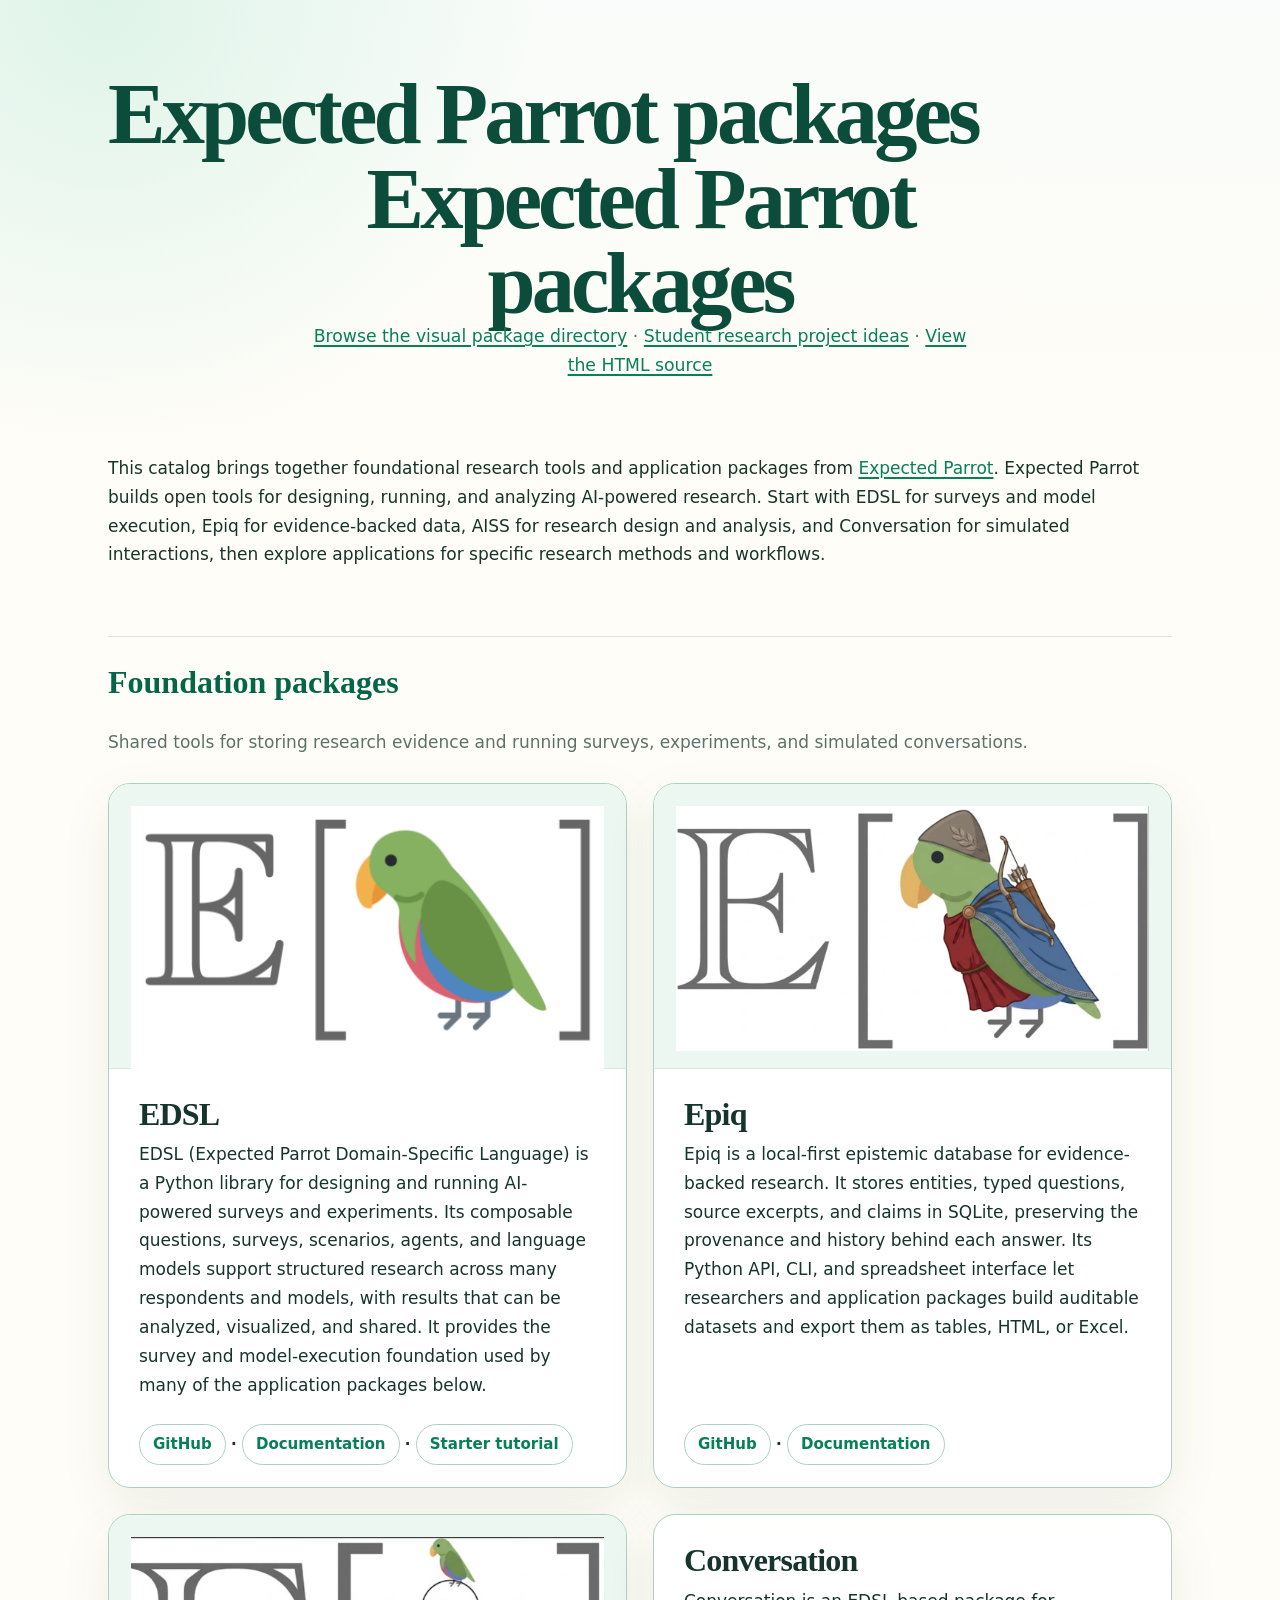
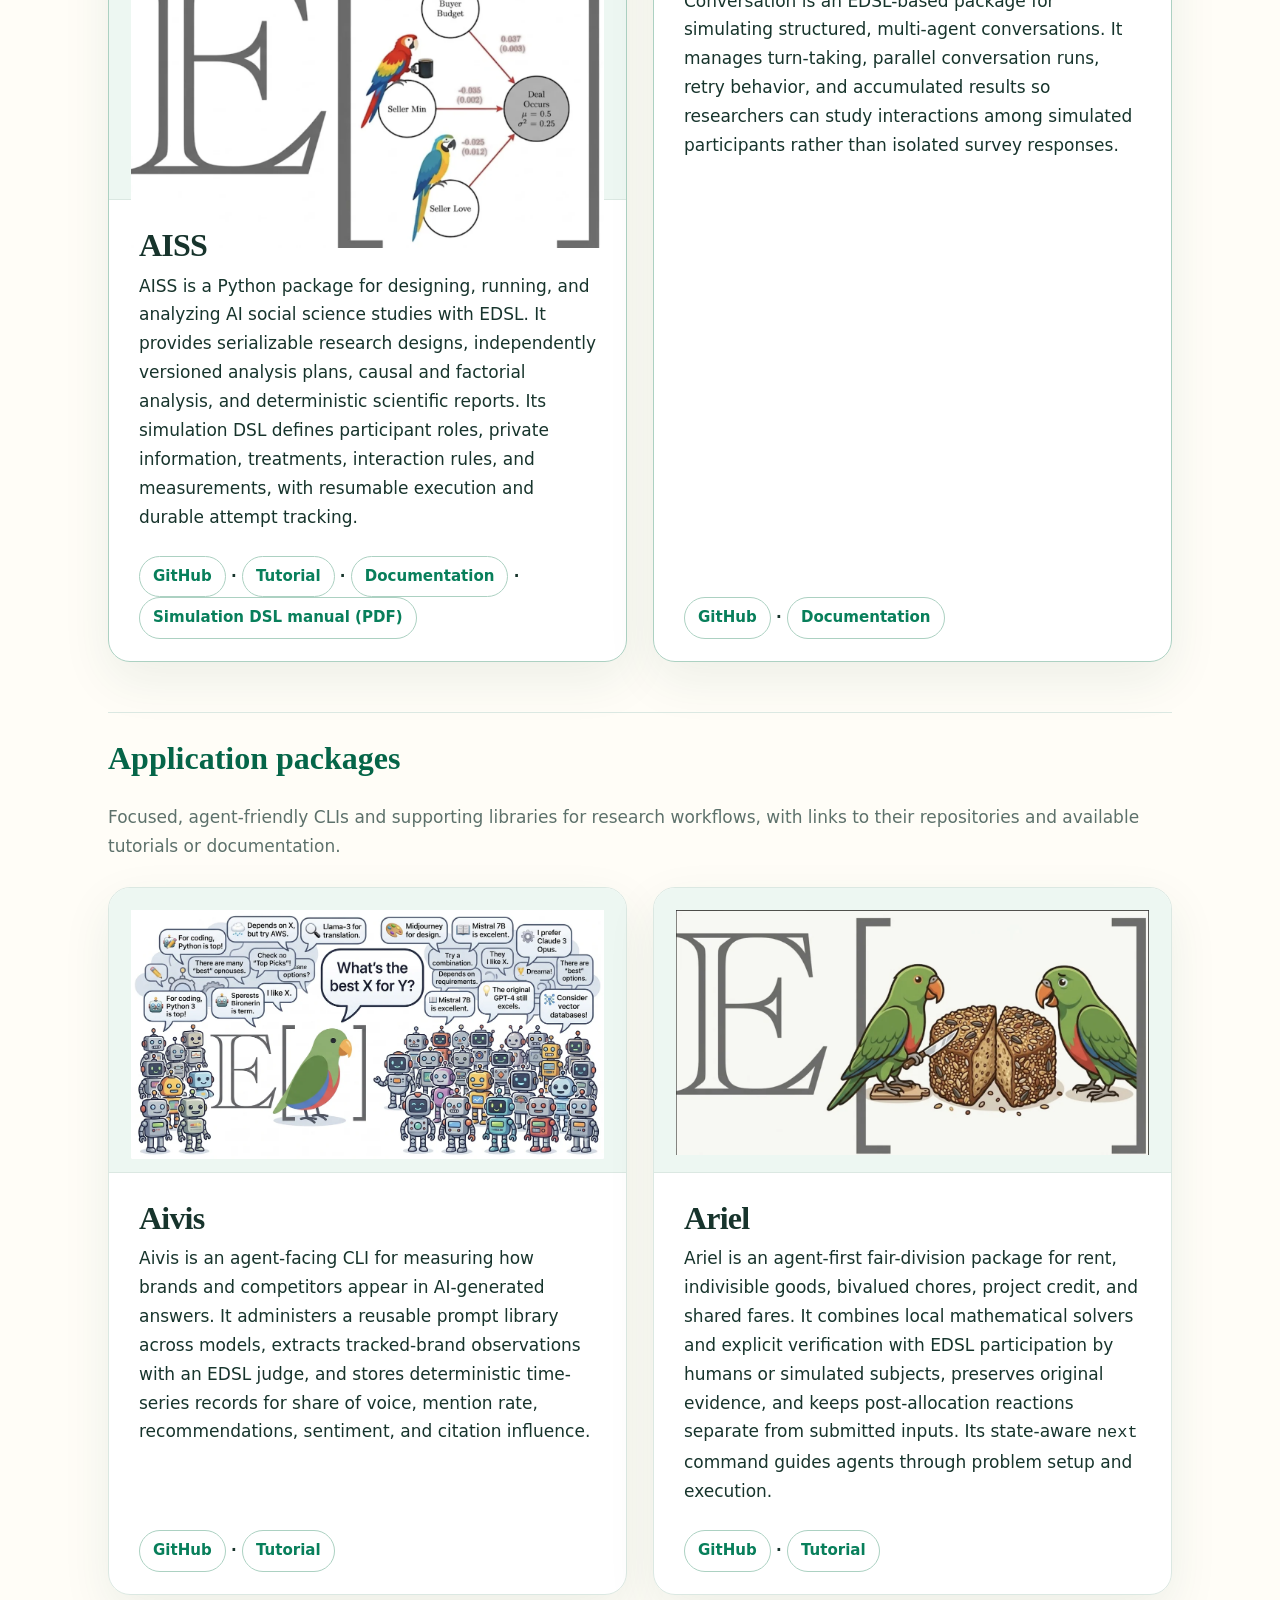
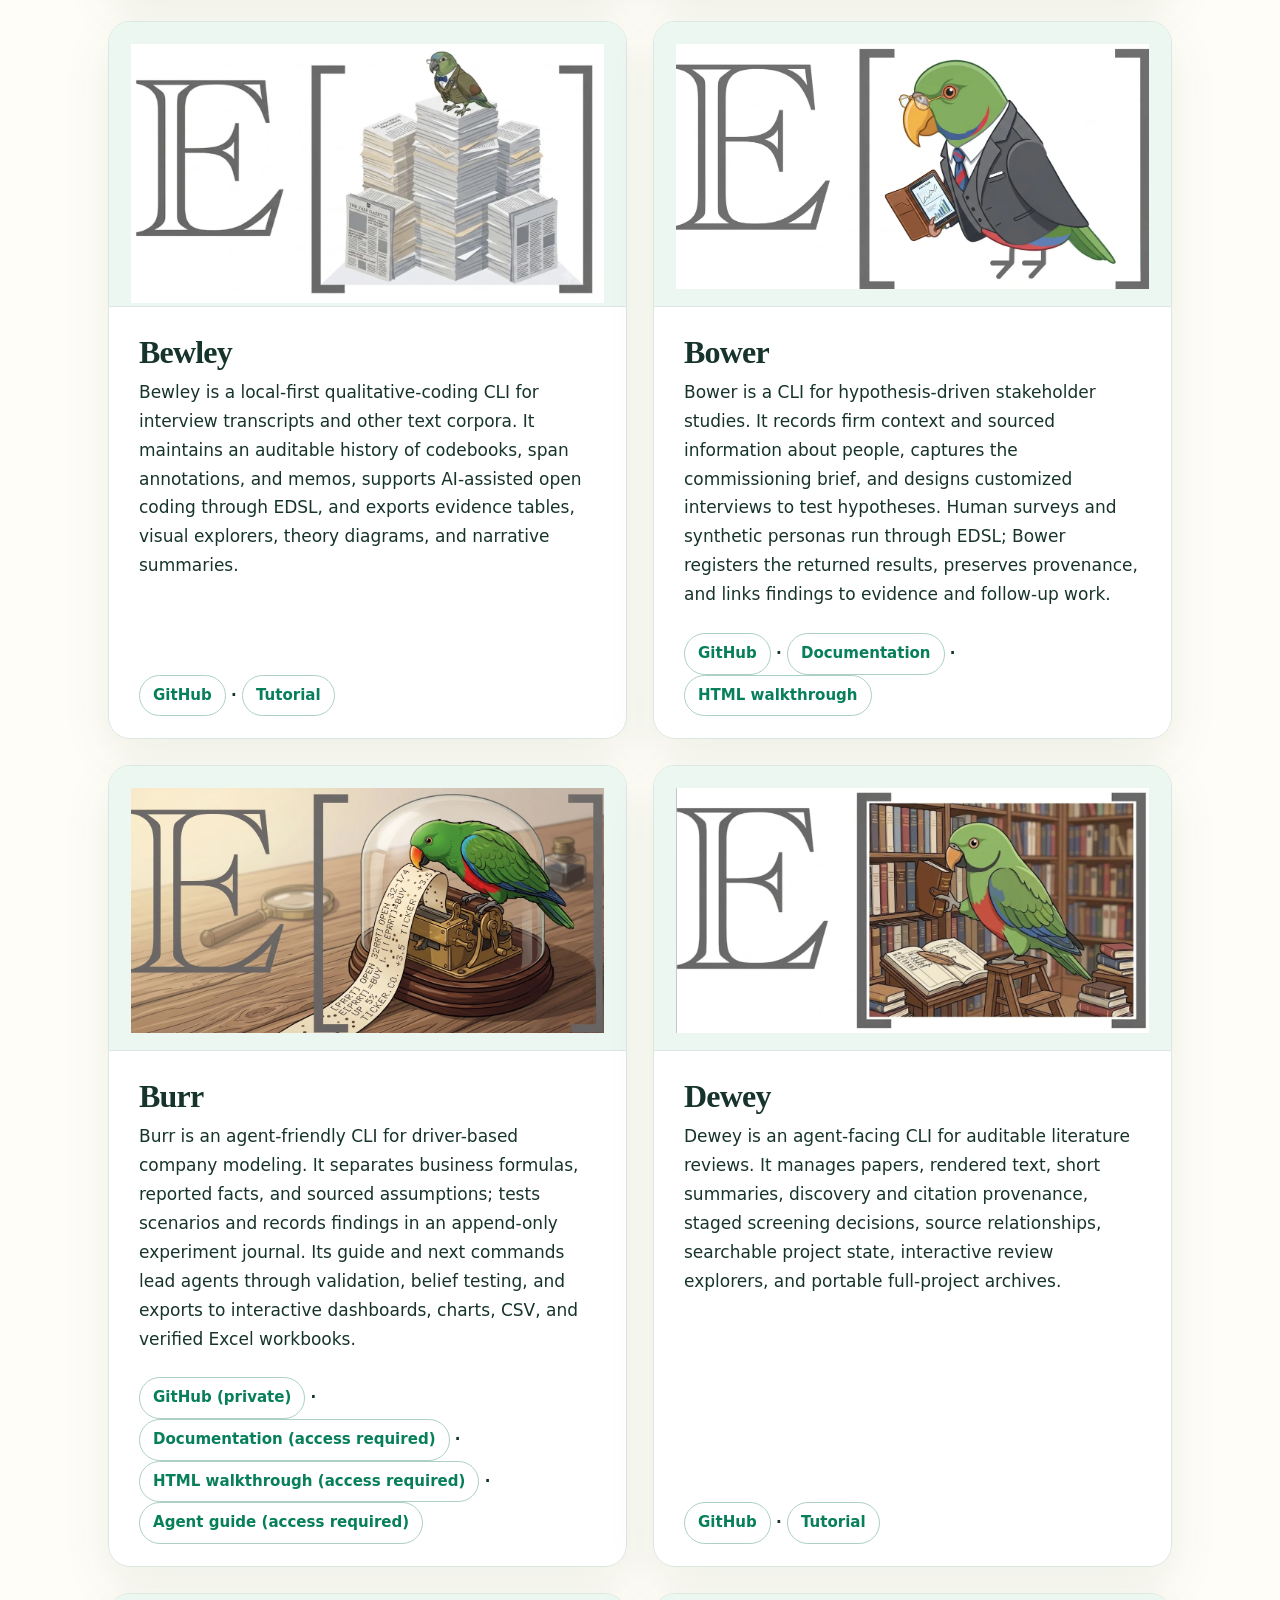
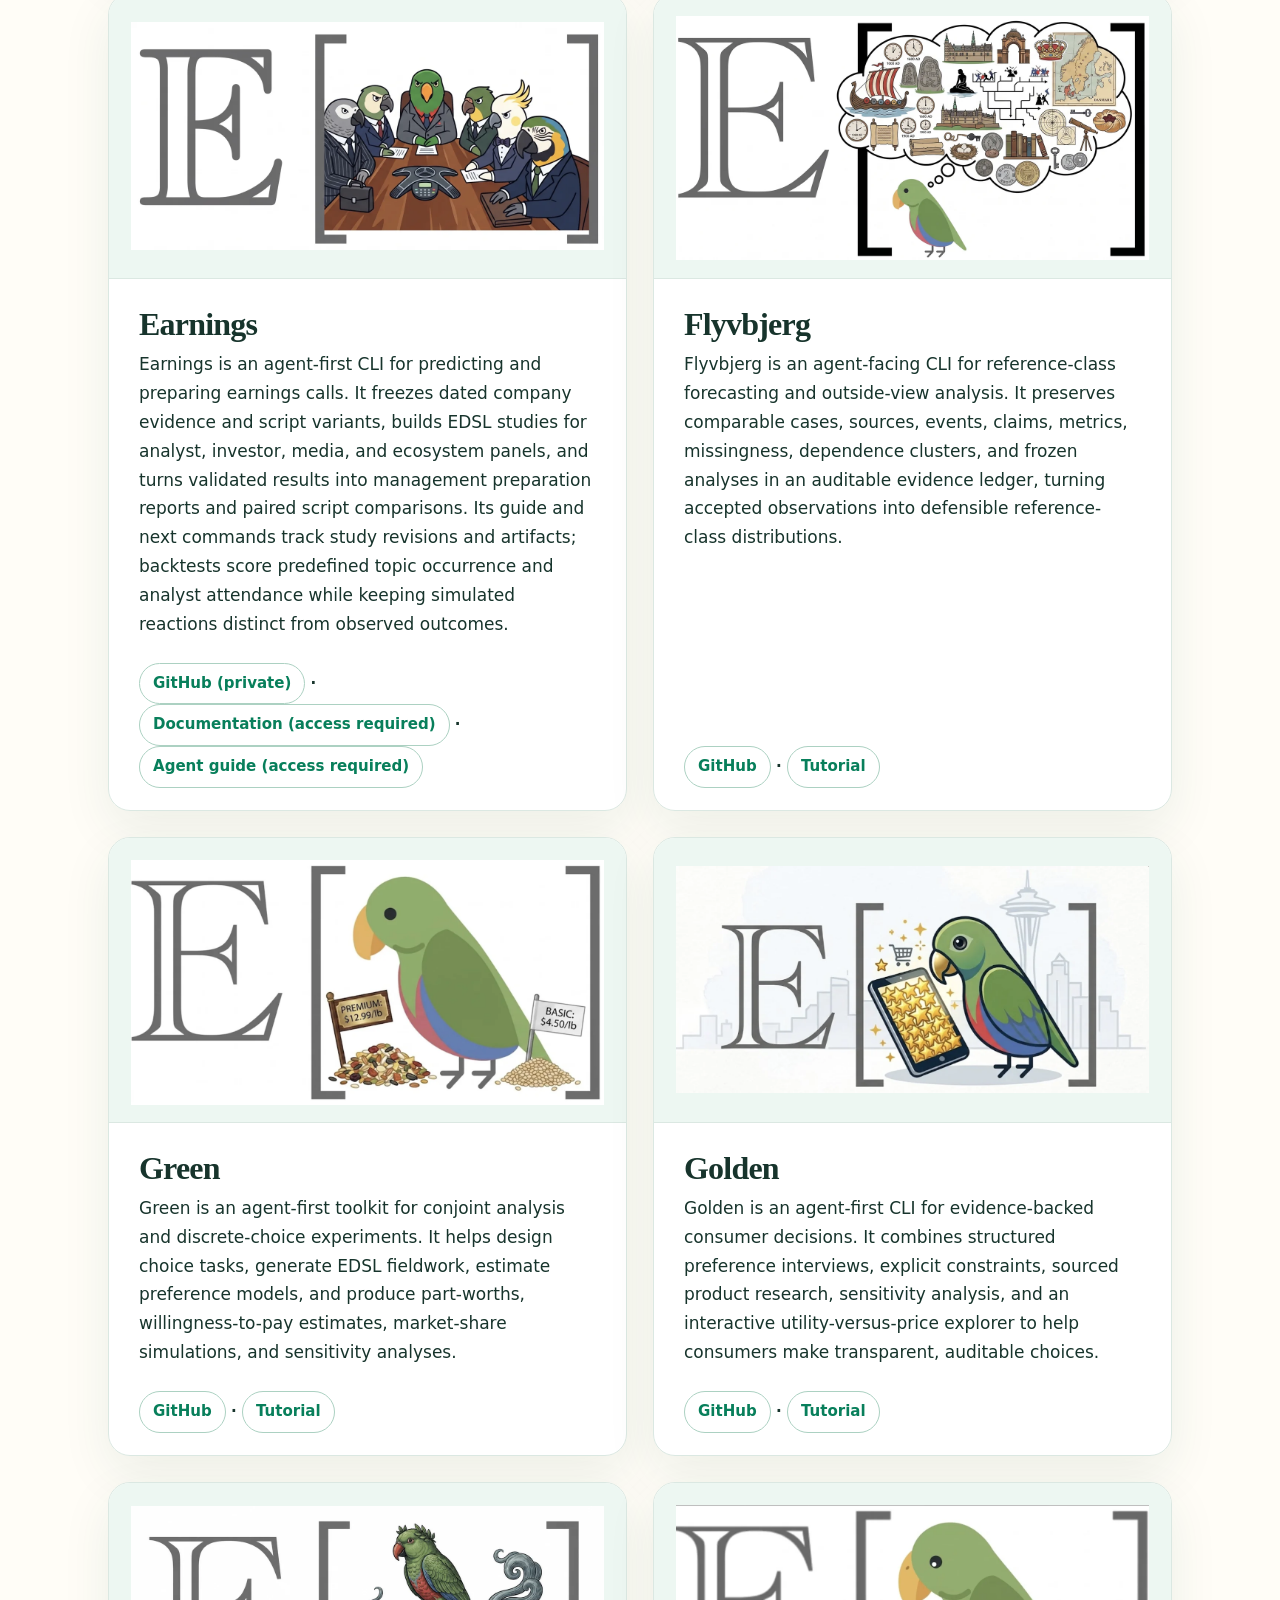
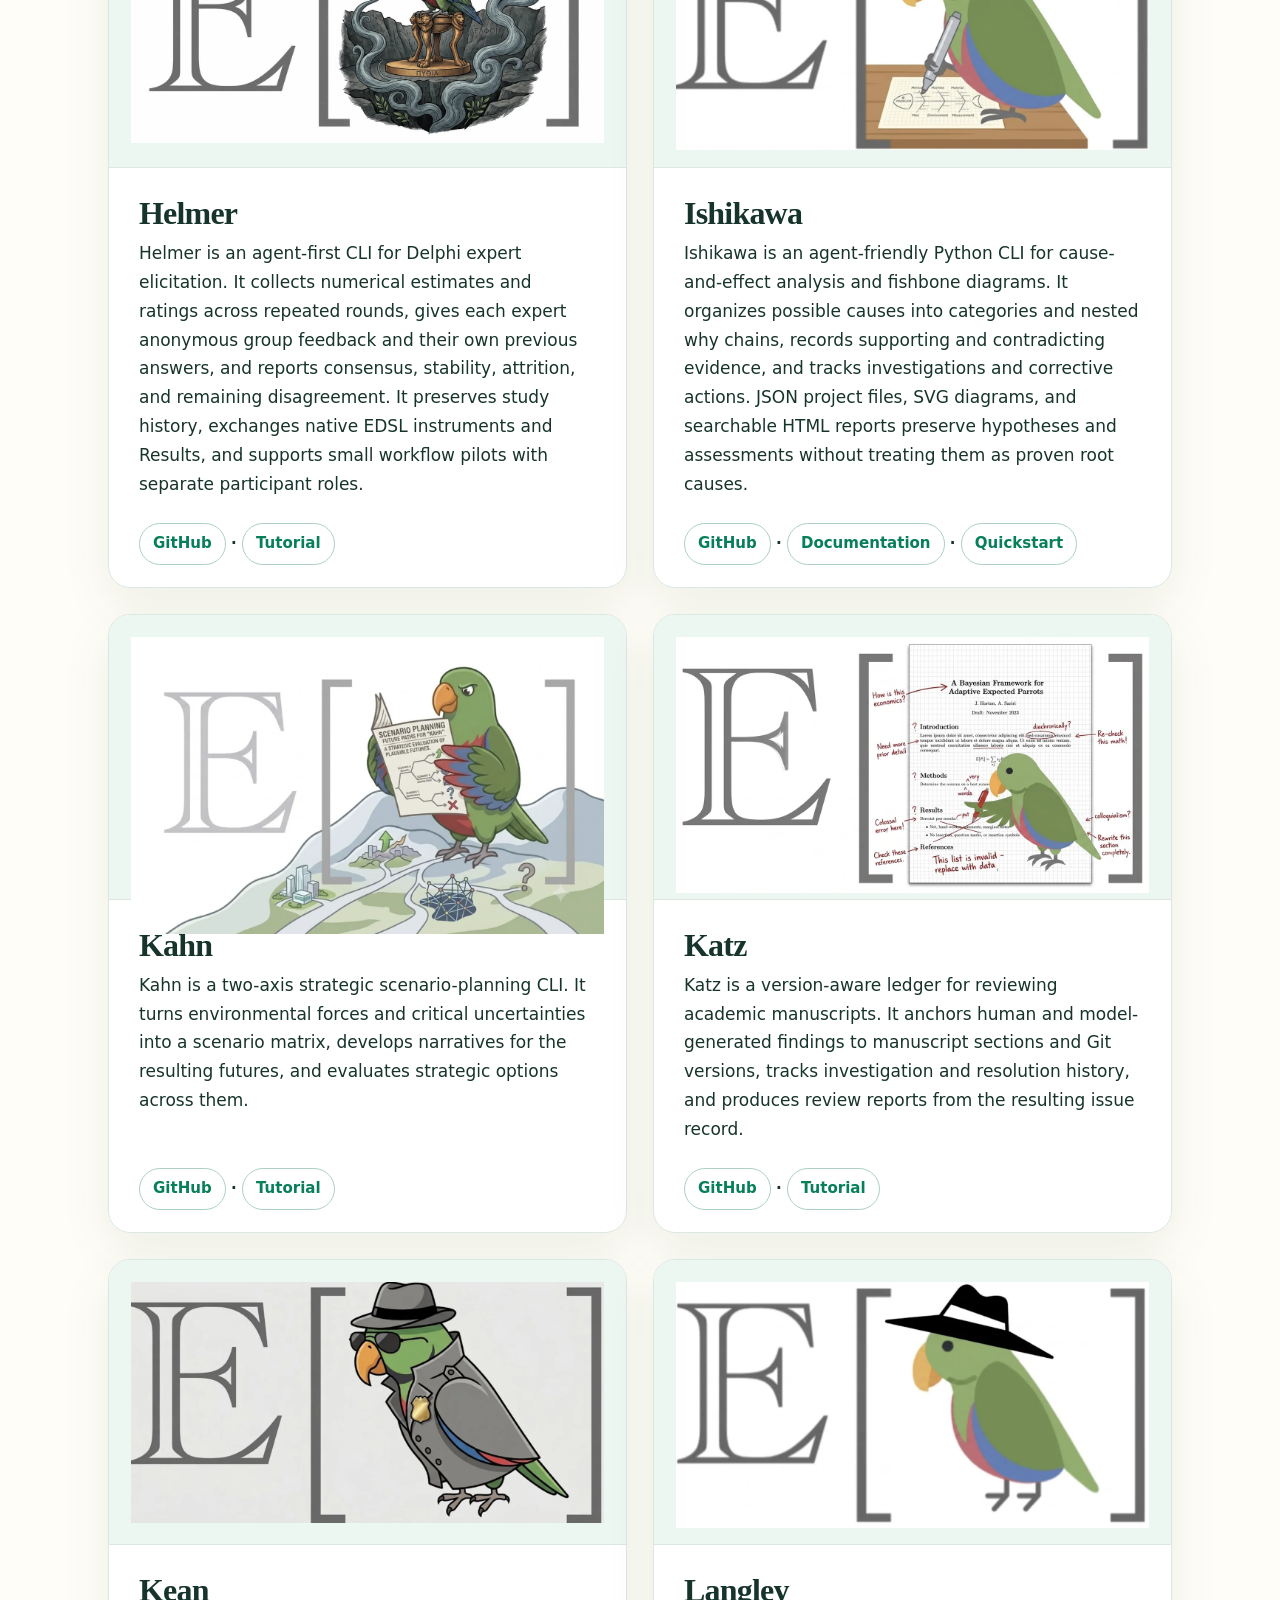
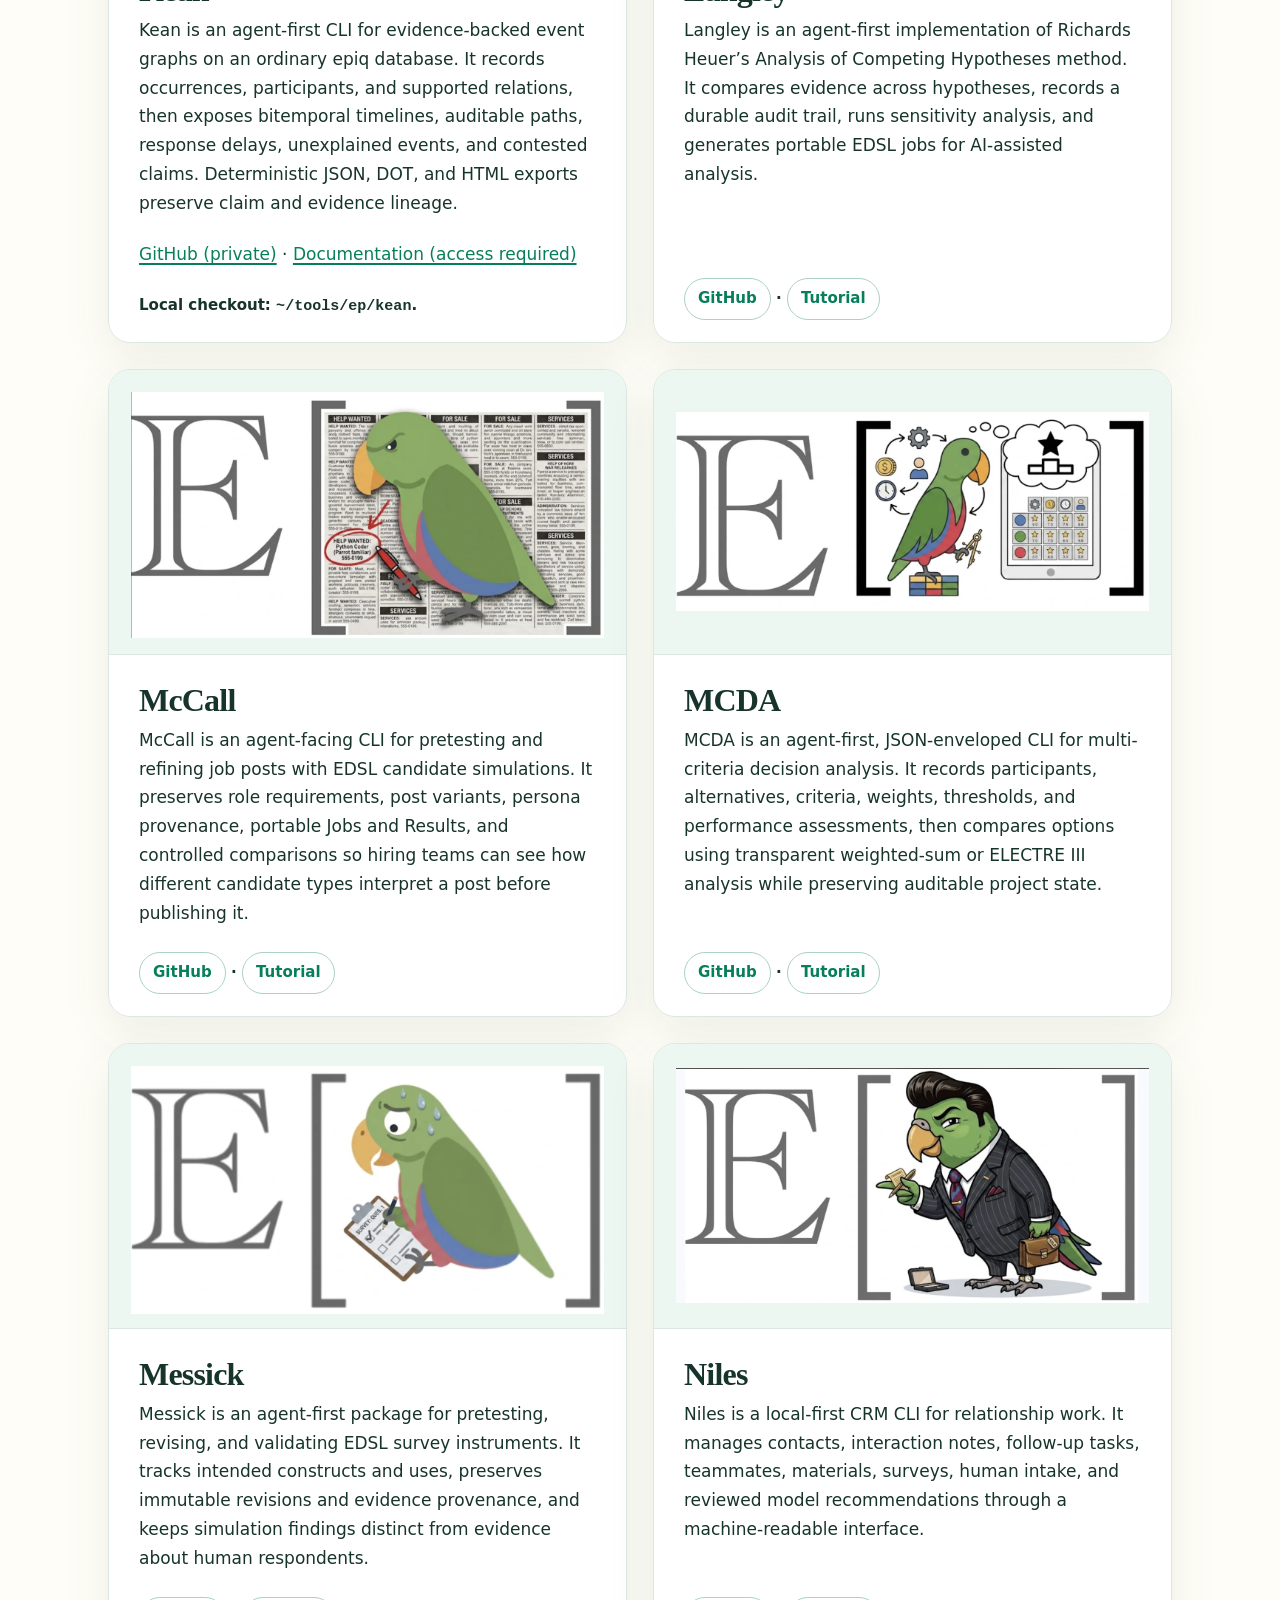
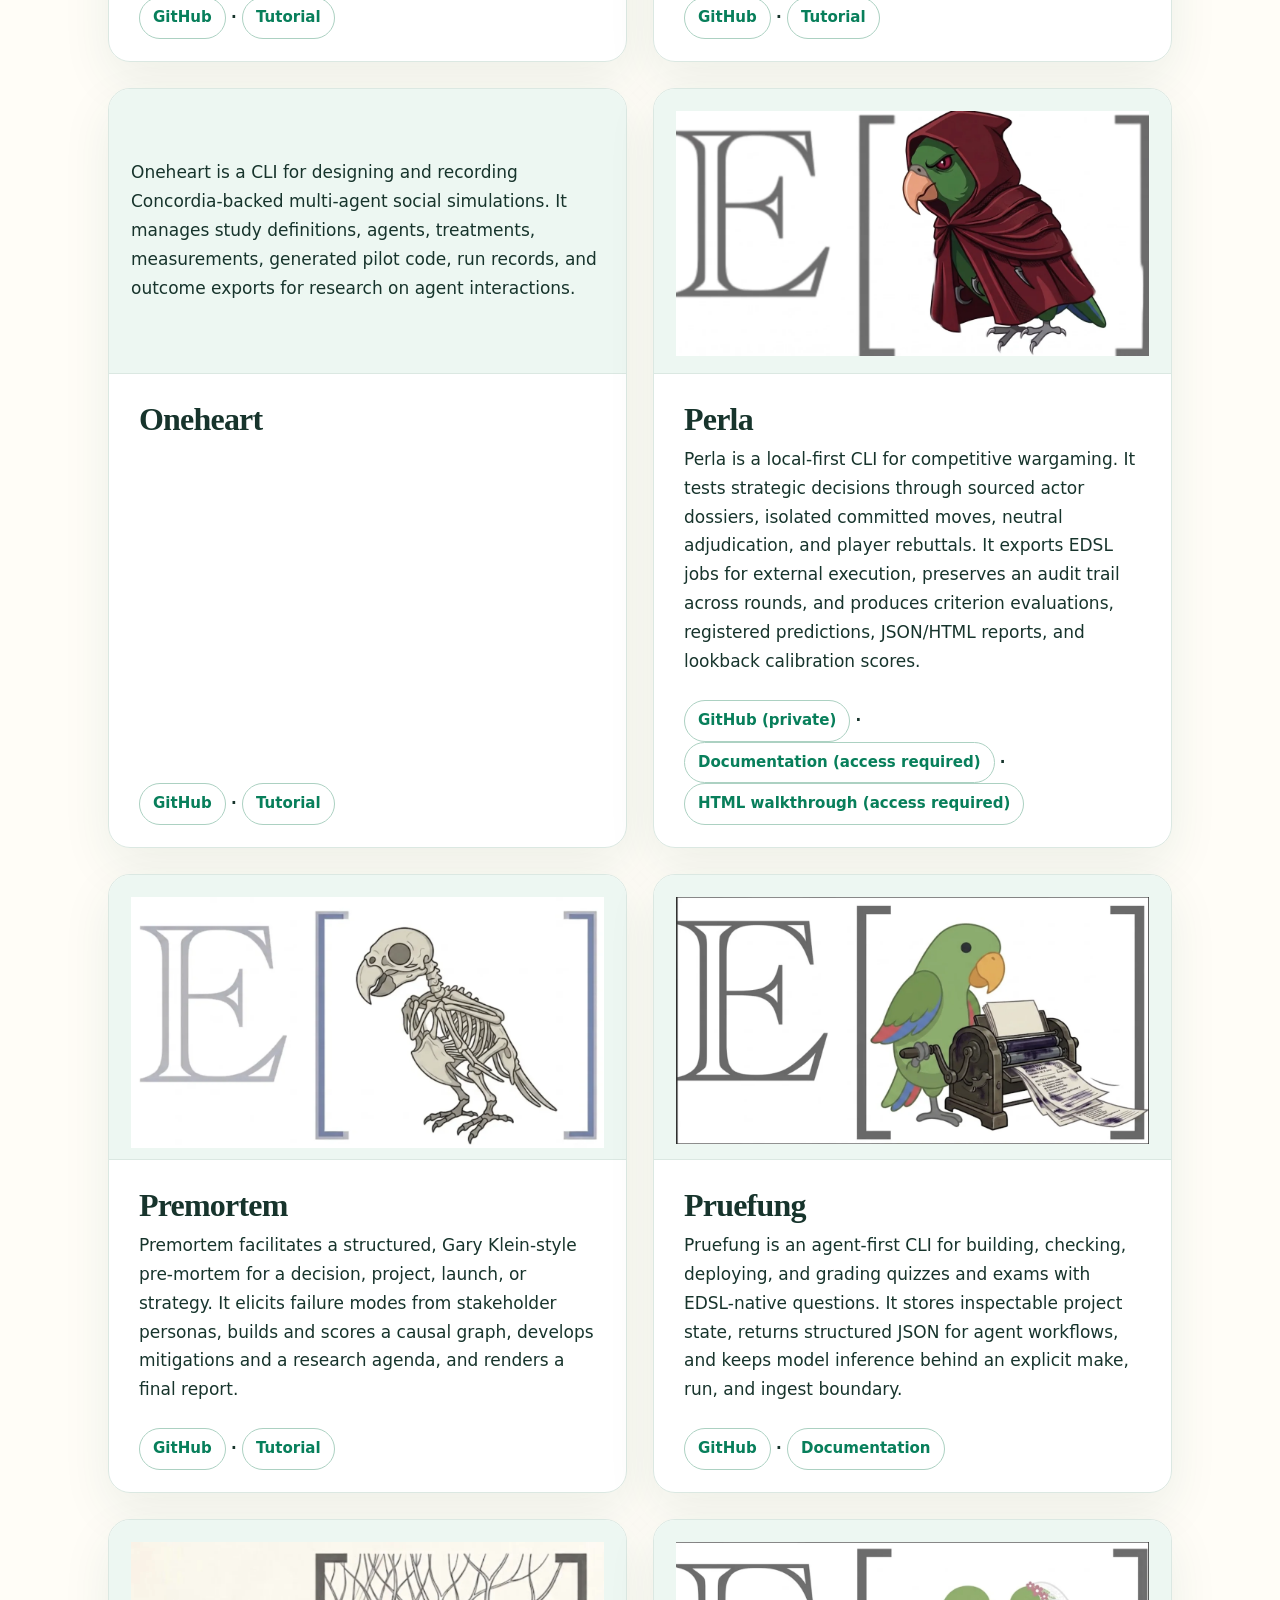
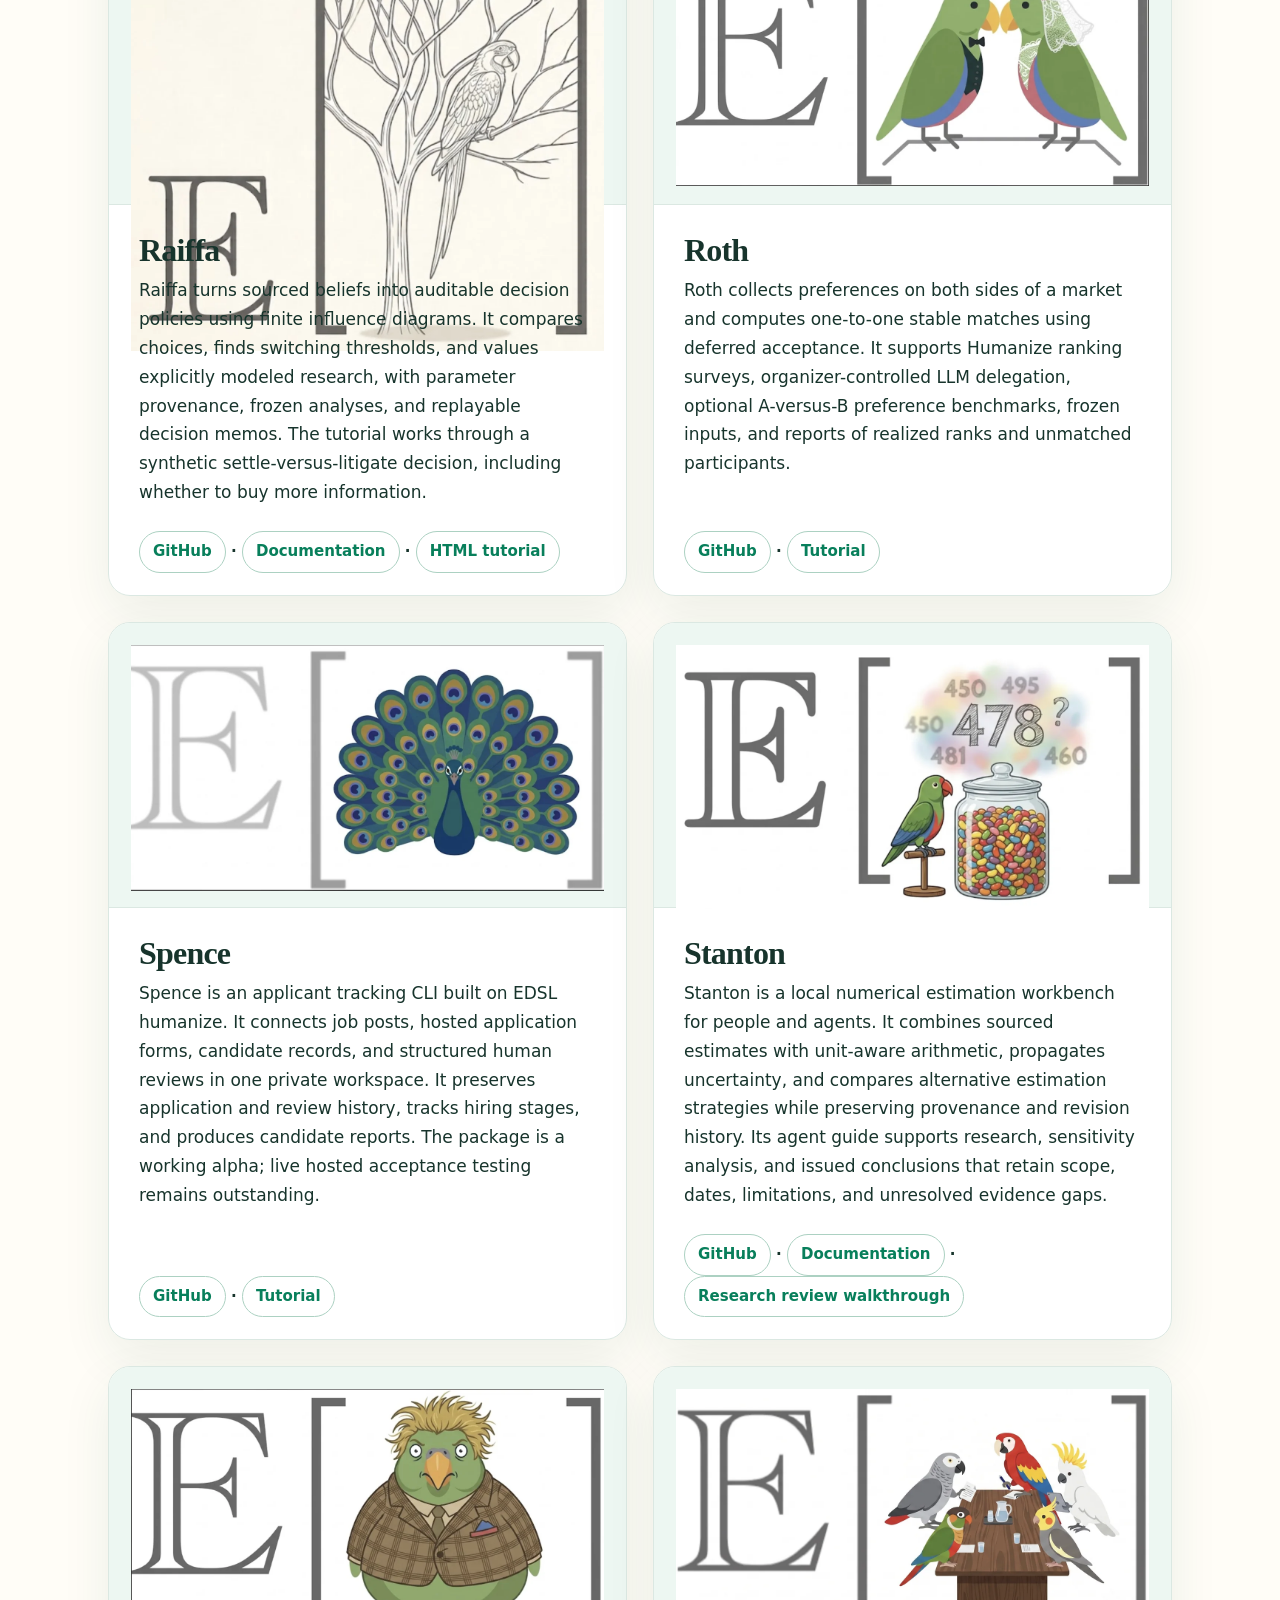
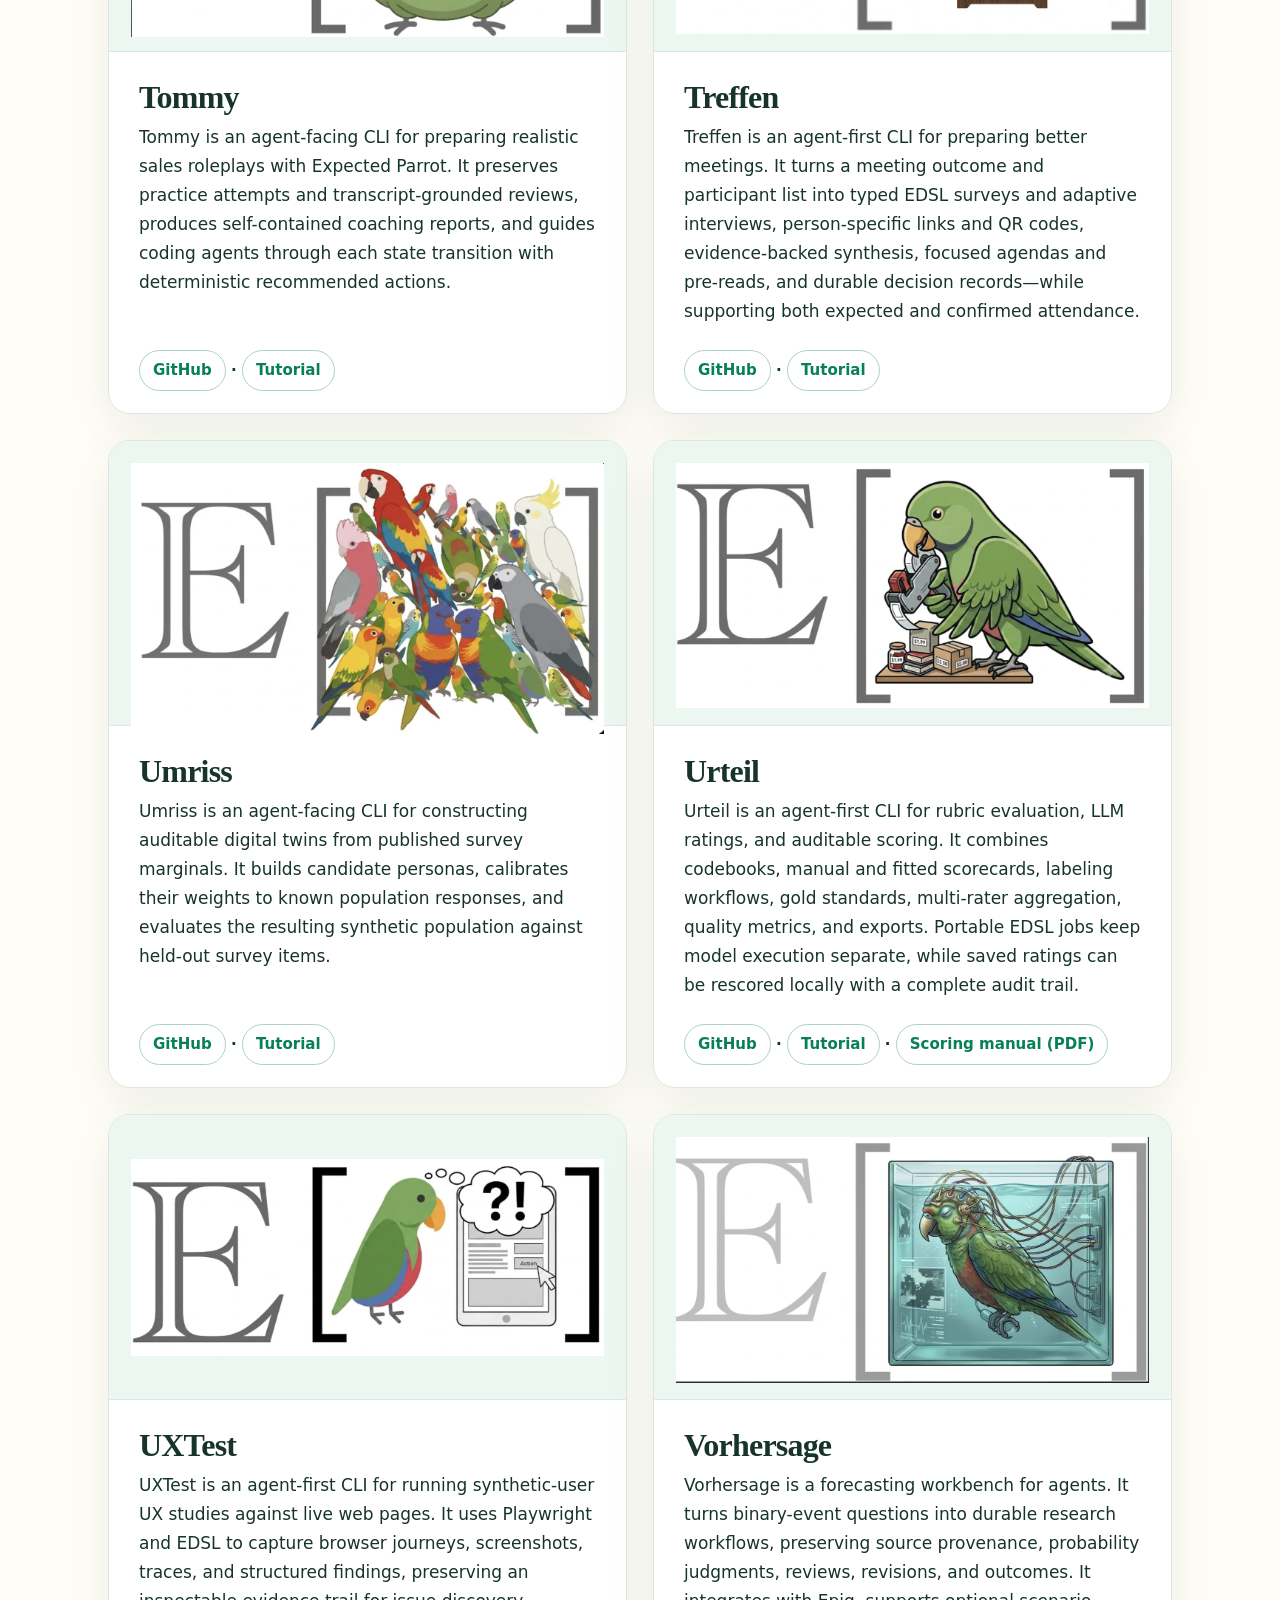
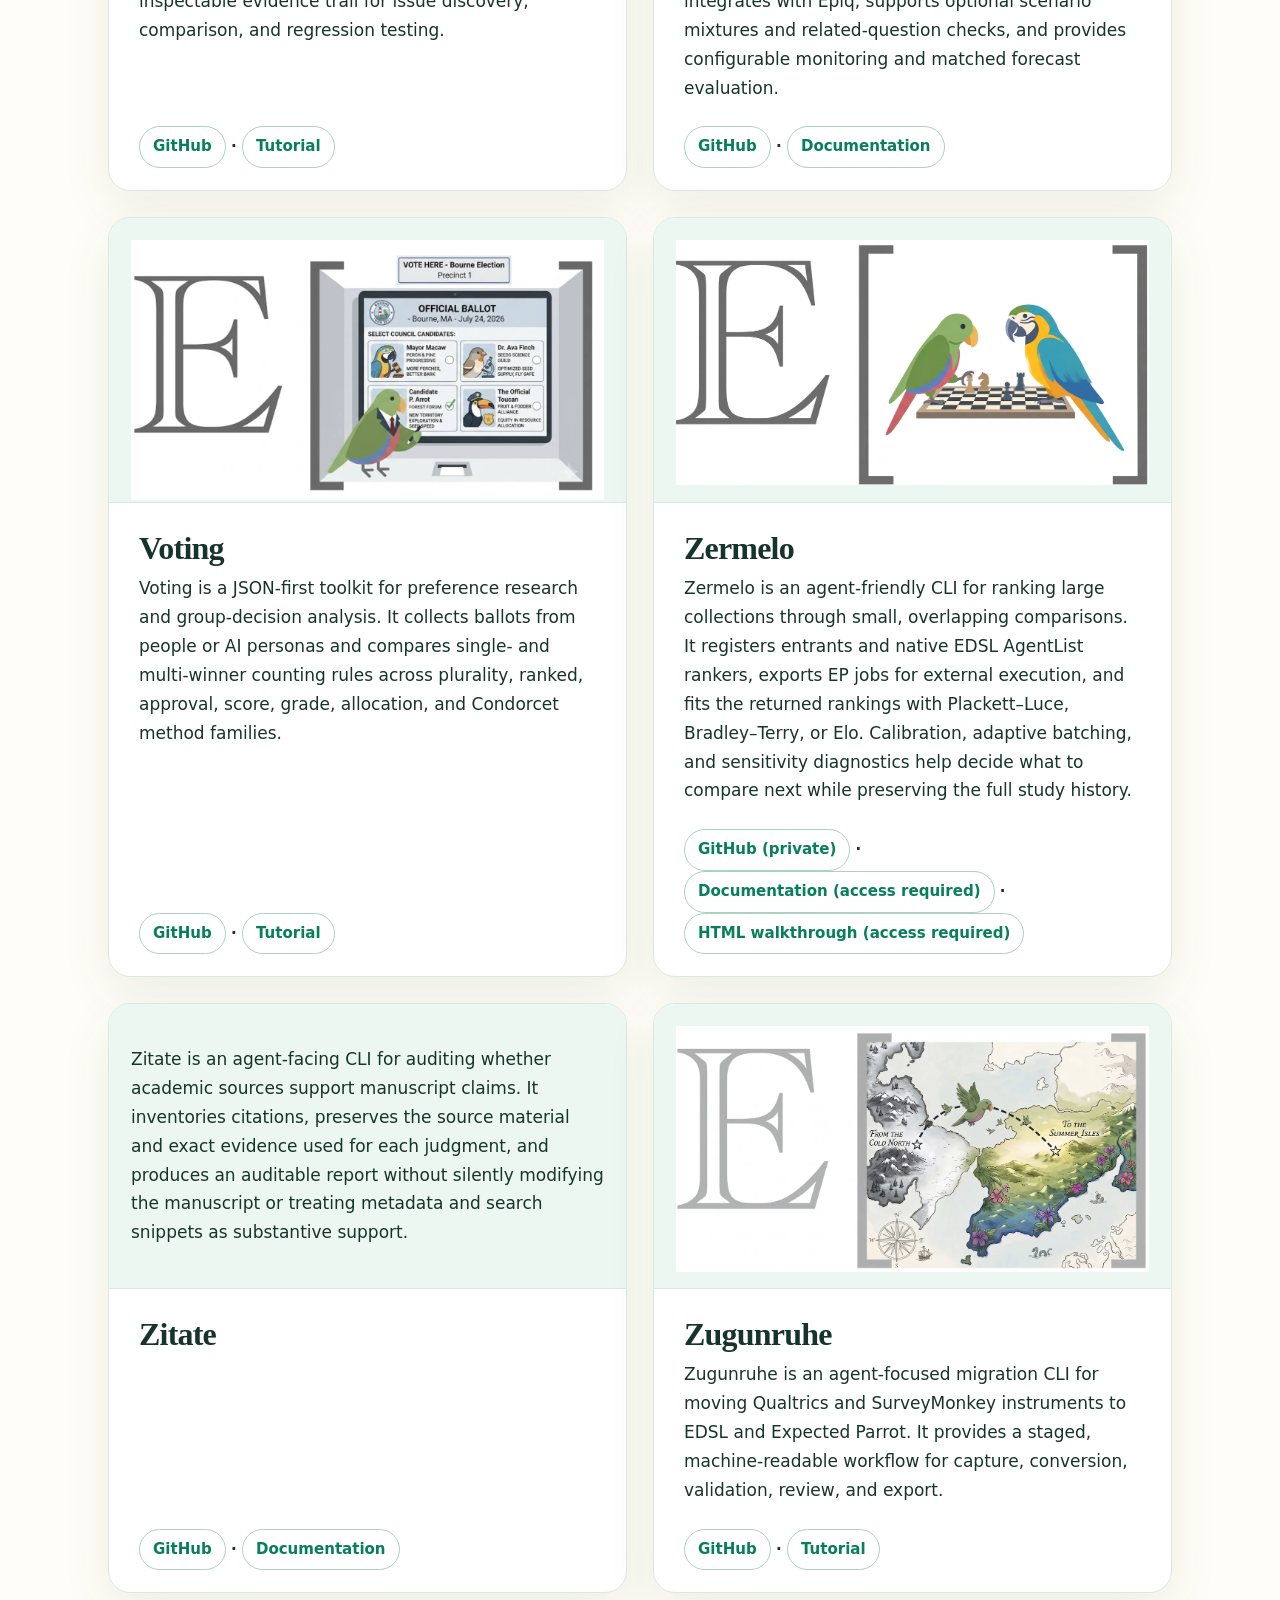
<file: docs/index.html>
<!DOCTYPE html>
<html xmlns="http://www.w3.org/1999/xhtml" lang="en" xml:lang="en">
<head>
  <meta charset="utf-8" />
  <meta name="generator" content="pandoc" />
  <meta name="viewport" content="width=device-width, initial-scale=1.0, user-scalable=yes" />
  <title>Expected Parrot packages</title>
  <style>
    code{white-space: pre-wrap;}
    span.smallcaps{font-variant: small-caps;}
    div.columns{display: flex; gap: min(4vw, 1.5em);}
    div.column{flex: auto; overflow-x: auto;}
    div.hanging-indent{margin-left: 1.5em; text-indent: -1.5em;}
    /* The extra [class] is a hack that increases specificity enough to
       override a similar rule in reveal.js */
    ul.task-list[class]{list-style: none;}
    ul.task-list li input[type="checkbox"] {
      font-size: inherit;
      width: 0.8em;
      margin: 0 0.8em 0.2em -1.6em;
      vertical-align: middle;
    }
    .display.math{display: block; text-align: center; margin: 0.5rem auto;}
  </style>
  <link rel="stylesheet" href="catalog.css" />
</head>
<body>
<header id="title-block-header">
<h1 class="title">Expected Parrot packages</h1>
</header>
<section id="expected-parrot-cli-packages" class="level1">
<h1>Expected Parrot packages</h1>
<p><a href="https://expectedparrot.github.io/directory/">Browse the
visual package directory</a> · <a href="research-projects.html">Student
research project ideas</a> · <a
href="https://github.com/expectedparrot/directory/blob/main/docs/index.html">View
the HTML source</a></p>
<p>This catalog brings together foundational research tools and application packages from <a href="https://www.expectedparrot.com/">Expected Parrot</a>. Expected Parrot builds open tools for designing, running, and analyzing AI-powered research. Start with EDSL for surveys and model execution, Epiq for evidence-backed data, AISS for research design and analysis, and Conversation for simulated interactions, then explore applications for specific research methods and workflows.</p>
<section id="foundation-packages" class="level2 package-group" aria-labelledby="foundation-heading">
<h2 id="foundation-heading">Foundation packages</h2>
<p>Shared tools for storing research evidence and running surveys, experiments, and simulated conversations.</p>
<section id="edsl" class="level3 package-card foundation-card">
<h3>EDSL</h3>
<p align="center">
  <a href="https://github.com/expectedparrot/edsl"><img src="assets/expected-parrot-logo.png" width="640" alt="Expected Parrot logo: a green parrot inside expectation brackets"></a>
</p>
<p>EDSL (Expected Parrot Domain-Specific Language) is a Python library for designing and running AI-powered surveys and experiments. Its composable questions, surveys, scenarios, agents, and language models support structured research across many respondents and models, with results that can be analyzed, visualized, and shared. It provides the survey and model-execution foundation used by many of the application packages below.</p>
<p><a href="https://github.com/expectedparrot/edsl">GitHub</a> · <a href="https://docs.expectedparrot.com">Documentation</a> · <a href="https://docs.expectedparrot.com/en/latest/starter_tutorial">Starter tutorial</a></p>
</section>
<section id="epiq" class="level3 package-card foundation-card">
<h3>Epiq</h3>
<p align="center">
  <a href="https://github.com/expectedparrot/epiq"><img src="assets/epiq-artwork.webp" width="640" alt="Epiq artwork: a green parrot wearing a cap and cape, carrying a bow and arrows, inside expectation brackets"></a>
</p>
<p>Epiq is a local-first epistemic database for evidence-backed research. It stores entities, typed questions, source excerpts, and claims in SQLite, preserving the provenance and history behind each answer. Its Python API, CLI, and spreadsheet interface let researchers and application packages build auditable datasets and export them as tables, HTML, or Excel.</p>
<p><a href="https://github.com/expectedparrot/epiq">GitHub</a> · <a href="https://github.com/expectedparrot/epiq#readme">Documentation</a></p>
</section>
<section id="aiss" class="level3 package-card foundation-card">
<h3>AISS</h3>
<p align="center">
  <a href="https://github.com/expectedparrot/aiss"><img src="assets/aiss-artwork.webp" width="640" alt="AISS artwork: parrots perched on a causal diagram linking buyer budget, seller minimum, and seller love to whether a deal occurs, inside expectation brackets"></a>
</p>
<p>AISS is a Python package for designing, running, and analyzing AI social science studies with EDSL. It provides serializable research designs, independently versioned analysis plans, causal and factorial analysis, and deterministic scientific reports. Its simulation DSL defines participant roles, private information, treatments, interaction rules, and measurements, with resumable execution and durable attempt tracking.</p>
<p><a href="https://github.com/expectedparrot/aiss">GitHub</a> · <a href="https://expectedparrot.github.io/directory/tutorials/aiss/">Tutorial</a> · <a href="https://github.com/expectedparrot/aiss#readme">Documentation</a> · <a href="https://github.com/expectedparrot/aiss/blob/main/docs/manual/aiss-manual.pdf">Simulation DSL manual (PDF)</a></p>
</section>
<section id="conversation" class="level3 package-card foundation-card">
<h3>Conversation</h3>
<p>Conversation is an EDSL-based package for simulating structured,
multi-agent conversations. It manages turn-taking, parallel conversation
runs, retry behavior, and accumulated results so researchers can study
interactions among simulated participants rather than isolated survey
responses.</p>
<p><a href="https://github.com/expectedparrot/conversation">GitHub</a> ·
<a
href="https://github.com/expectedparrot/conversation#readme">Documentation</a></p>
</section>
</section>
<section id="application-packages" class="level2 package-group" aria-labelledby="application-heading">
<h2 id="application-heading">Application packages</h2>
<p>Focused, agent-friendly CLIs and supporting libraries for research workflows, with links to their repositories and available tutorials or documentation.</p>
<section id="aivis" class="level3 package-card">
<h3>Aivis</h3>
<p align="center">
<a href="https://github.com/expectedparrot/aivis"><img src="assets/aivis-artwork.webp" width="640" alt="Aivis AI brand-visibility measurement overview"></a>
</p>
<p>Aivis is an agent-facing CLI for measuring how brands and competitors
appear in AI-generated answers. It administers a reusable prompt library
across models, extracts tracked-brand observations with an EDSL judge,
and stores deterministic time-series records for share of voice, mention
rate, recommendations, sentiment, and citation influence.</p>
<p><a href="https://github.com/expectedparrot/aivis">GitHub</a> · <a
href="https://github.com/expectedparrot/aivis#install-and-quickstart">Tutorial</a></p>
</section>
<section id="ariel" class="level3 package-card">
<h3>Ariel</h3>
<p align="center">
  <a href="https://github.com/expectedparrot/ariel"><img src="assets/ariel-artwork.webp" width="640" alt="Ariel artwork: two parrots dividing a seed cake"></a>
</p>
<p>Ariel is an agent-first fair-division package for rent, indivisible goods, bivalued chores, project credit, and shared fares. It combines local mathematical solvers and explicit verification with EDSL participation by humans or simulated subjects, preserves original evidence, and keeps post-allocation reactions separate from submitted inputs. Its state-aware <code>next</code> command guides agents through problem setup and execution.</p>
<p><a href="https://github.com/expectedparrot/ariel">GitHub</a> · <a href="https://github.com/expectedparrot/ariel#install-and-try-the-offline-example">Tutorial</a></p>
</section>
<section id="bewley" class="level3 package-card">
<h3>Bewley</h3>
<p align="center">
<a href="https://github.com/expectedparrot/bewley"><img src="assets/bewley-artwork.webp" width="640" alt="Bewley package artwork"></a>
</p>
<p>Bewley is a local-first qualitative-coding CLI for interview
transcripts and other text corpora. It maintains an auditable history of
codebooks, span annotations, and memos, supports AI-assisted open coding
through EDSL, and exports evidence tables, visual explorers, theory
diagrams, and narrative summaries.</p>
<p><a href="https://github.com/expectedparrot/bewley">GitHub</a> · <a
href="https://expectedparrot.github.io/bewley/">Tutorial</a></p>
</section>
<section id="bower" class="level3 package-card">
<h3>Bower</h3>
<p align="center">
  <a href="https://github.com/expectedparrot/bower"><img src="assets/bower-artwork.webp" width="640" alt="Bower artwork: a green parrot consultant in a suit and glasses holding an analysis tablet, inside expectation brackets"></a>
</p>
<p>Bower is a CLI for hypothesis-driven stakeholder studies. It records firm context and sourced information about people, captures the commissioning brief, and designs customized interviews to test hypotheses. Human surveys and synthetic personas run through EDSL; Bower registers the returned results, preserves provenance, and links findings to evidence and follow-up work.</p>
<p><a href="https://github.com/expectedparrot/bower">GitHub</a> · <a href="https://github.com/expectedparrot/bower#readme">Documentation</a> · <a href="https://github.com/expectedparrot/bower/blob/main/docs/index.html">HTML walkthrough</a></p>
</section>
<section id="burr" class="level3 package-card">
<h3>Burr</h3>
<p align="center">
  <a href="https://github.com/expectedparrot/burr"><img src="assets/burr-artwork.webp" width="640" alt="Burr artwork: a green parrot perched on a brass stock ticker under a glass dome, inside expectation brackets"></a>
</p>
<p>Burr is an agent-friendly CLI for driver-based company modeling. It separates business formulas, reported facts, and sourced assumptions; tests scenarios and records findings in an append-only experiment journal. Its guide and next commands lead agents through validation, belief testing, and exports to interactive dashboards, charts, CSV, and verified Excel workbooks.</p>
<p><a href="https://github.com/expectedparrot/burr">GitHub (private)</a> · <a href="https://github.com/expectedparrot/burr#readme">Documentation (access required)</a> · <a href="https://github.com/expectedparrot/burr/blob/main/docs/index.html">HTML walkthrough (access required)</a> · <a href="https://github.com/expectedparrot/burr/blob/main/burr/agent_guide.md">Agent guide (access required)</a></p>
</section>
<section id="dewey" class="level3 package-card">
<h3>Dewey</h3>
<p align="center">
<a href="https://github.com/expectedparrot/dewey"><img src="assets/dewey-artwork.webp" width="640" alt="Dewey package artwork"></a>
</p>
<p>Dewey is an agent-facing CLI for auditable literature reviews. It
manages papers, rendered text, short summaries, discovery and citation
provenance, staged screening decisions, source relationships, searchable
project state, interactive review explorers, and portable full-project
archives.</p>
<p><a href="https://github.com/expectedparrot/dewey">GitHub</a> · <a
href="https://expectedparrot.github.io/dewey/">Tutorial</a></p>
</section>
<section id="earnings" class="level3 package-card">
<h3>Earnings</h3>
<p align="center">
  <a href="https://github.com/expectedparrot/earnings"><img src="assets/earnings-artwork.webp" width="640" alt="Earnings artwork: parrots in business suits gathered around a conference-call speakerphone, inside expectation brackets"></a>
</p>
<p>Earnings is an agent-first CLI for predicting and preparing earnings calls. It freezes dated company evidence and script variants, builds EDSL studies for analyst, investor, media, and ecosystem panels, and turns validated results into management preparation reports and paired script comparisons. Its guide and next commands track study revisions and artifacts; backtests score predefined topic occurrence and analyst attendance while keeping simulated reactions distinct from observed outcomes.</p>
<p><a href="https://github.com/expectedparrot/earnings">GitHub (private)</a> · <a href="https://github.com/expectedparrot/earnings#readme">Documentation (access required)</a> · <a href="https://github.com/expectedparrot/earnings/blob/main/earnings/agent_guide.md">Agent guide (access required)</a></p>
</section>
<section id="flyvbjerg" class="level3 package-card">
<h3>Flyvbjerg</h3>
<p align="center">
<a href="https://github.com/expectedparrot/flyvbjerg"><img src="assets/flyvbjerg-artwork.webp" width="640" alt="Flyvbjerg package artwork"></a>
</p>
<p>Flyvbjerg is an agent-facing CLI for reference-class forecasting and
outside-view analysis. It preserves comparable cases, sources, events,
claims, metrics, missingness, dependence clusters, and frozen analyses
in an auditable evidence ledger, turning accepted observations into
defensible reference-class distributions.</p>
<p><a href="https://github.com/expectedparrot/flyvbjerg">GitHub</a> · <a
href="https://expectedparrot.github.io/flyvbjerg/">Tutorial</a></p>
</section>
<section id="green" class="level3 package-card">
<h3>Green</h3>
<p align="center">
<a href="https://github.com/expectedparrot/green"><img src="assets/green-artwork.webp" width="640" alt="Green package artwork"></a>
</p>
<p>Green is an agent-first toolkit for conjoint analysis and
discrete-choice experiments. It helps design choice tasks, generate EDSL
fieldwork, estimate preference models, and produce part-worths,
willingness-to-pay estimates, market-share simulations, and sensitivity
analyses.</p>
<p><a href="https://github.com/expectedparrot/green">GitHub</a> · <a
href="https://github.com/expectedparrot/green/blob/main/docs/index.html">Tutorial</a></p>
</section>
<section id="golden" class="level3 package-card">
<h3>Golden</h3>
<p align="center">
<a href="https://github.com/expectedparrot/golden"><img src="assets/golden-artwork.webp" width="640" alt="Golden artwork: an Expected Parrot evaluating product ratings"></a>
</p>
<p>Golden is an agent-first CLI for evidence-backed consumer decisions. It combines structured preference interviews, explicit constraints, sourced product research, sensitivity analysis, and an interactive utility-versus-price explorer to help consumers make transparent, auditable choices.</p>
<p><a href="https://github.com/expectedparrot/golden">GitHub</a> · <a href="https://github.com/expectedparrot/golden/blob/main/docs/index.html">Tutorial</a></p>
</section>
<section id="helmer" class="level3 package-card">
<h3>Helmer</h3>
<p align="center">
<a href="https://github.com/expectedparrot/helmer"><img src="assets/helmer-artwork.webp" width="640" alt="Helmer artwork: a laurel-crowned parrot at the oracle of Delphi inside expectation brackets"></a>
</p>
<p>Helmer is an agent-first CLI for Delphi expert elicitation. It collects numerical estimates and ratings across repeated rounds, gives each expert anonymous group feedback and their own previous answers, and reports consensus, stability, attrition, and remaining disagreement. It preserves study history, exchanges native EDSL instruments and Results, and supports small workflow pilots with separate participant roles.</p>
<p><a href="https://github.com/expectedparrot/helmer">GitHub</a> · <a href="https://github.com/expectedparrot/helmer/blob/main/docs/tutorial.md">Tutorial</a></p>
</section>
<section id="ishikawa" class="level3 package-card">
<h3>Ishikawa</h3>
<p align="center">
<a href="https://github.com/expectedparrot/ishikawa"><img src="assets/ishikawa-artwork.webp" width="640" alt="Ishikawa artwork: a green parrot drawing a fishbone diagram inside expectation brackets"></a>
</p>
<p>Ishikawa is an agent-friendly Python CLI for cause-and-effect analysis and fishbone diagrams. It organizes possible causes into categories and nested why chains, records supporting and contradicting evidence, and tracks investigations and corrective actions. JSON project files, SVG diagrams, and searchable HTML reports preserve hypotheses and assessments without treating them as proven root causes.</p>
<p><a href="https://github.com/expectedparrot/ishikawa">GitHub</a> · <a href="https://github.com/expectedparrot/ishikawa#readme">Documentation</a> · <a href="https://github.com/expectedparrot/ishikawa#install-and-try">Quickstart</a></p>
</section>
<section id="kahn" class="level3 package-card">
<h3>Kahn</h3>
<p align="center">
<a href="https://github.com/expectedparrot/kahn"><img src="assets/kahn-artwork.webp" width="640" alt="Kahn package artwork"></a>
</p>
<p>Kahn is a two-axis strategic scenario-planning CLI. It turns
environmental forces and critical uncertainties into a scenario matrix,
develops narratives for the resulting futures, and evaluates strategic
options across them.</p>
<p><a href="https://github.com/expectedparrot/kahn">GitHub</a> · <a
href="https://expectedparrot.github.io/kahn/">Tutorial</a></p>
</section>
<section id="katz" class="level3 package-card">
<h3>Katz</h3>
<p align="center">
<a href="https://github.com/expectedparrot/katz"><img src="assets/katz-artwork.webp" width="640" alt="Katz package artwork"></a>
</p>
<p>Katz is a version-aware ledger for reviewing academic manuscripts. It
anchors human and model-generated findings to manuscript sections and
Git versions, tracks investigation and resolution history, and produces
review reports from the resulting issue record.</p>
<p><a href="https://github.com/expectedparrot/katz">GitHub</a> · <a
href="https://expectedparrot.github.io/katz/">Tutorial</a></p>
</section>
<section id="kean" class="level3 package-card">
<h3>Kean</h3>
<p align="center">
<a href="https://github.com/expectedparrot/kean"><img src="assets/kean-artwork.webp" width="640" alt="Kean artwork: a green parrot detective in a fedora and trench coat"></a>
</p>
<p>Kean is an agent-first CLI for evidence-backed event graphs on an ordinary epiq database. It records occurrences, participants, and supported relations, then exposes bitemporal timelines, auditable paths, response delays, unexplained events, and contested claims. Deterministic JSON, DOT, and HTML exports preserve claim and evidence lineage.</p>
<p><a href="https://github.com/expectedparrot/kean">GitHub (private)</a> · <a href="https://github.com/expectedparrot/kean#readme">Documentation (access required)</a></p>
<p>Local checkout: <code>~/tools/ep/kean</code>.</p>
</section>
<section id="langley" class="level3 package-card">
<h3>Langley</h3>
<p align="center">
<a href="https://github.com/expectedparrot/langley"><img src="assets/langley-artwork.webp" width="640" alt="Langley package artwork"></a>
</p>
<p>Langley is an agent-first implementation of Richards Heuer’s Analysis
of Competing Hypotheses method. It compares evidence across hypotheses,
records a durable audit trail, runs sensitivity analysis, and generates
portable EDSL jobs for AI-assisted analysis.</p>
<p><a href="https://github.com/expectedparrot/langley">GitHub</a> · <a
href="https://expectedparrot.github.io/langley/">Tutorial</a></p>
</section>
<section id="mccall" class="level3 package-card">
<h3>McCall</h3>
<p align="center">
<a href="https://github.com/expectedparrot/mccall"><img src="assets/mccall-artwork.webp" width="640" alt="McCall job-post testing artwork"></a>
</p>
<p>McCall is an agent-facing CLI for pretesting and refining job posts
with EDSL candidate simulations. It preserves role requirements, post
variants, persona provenance, portable Jobs and Results, and controlled
comparisons so hiring teams can see how different candidate types
interpret a post before publishing it.</p>
<p><a href="https://github.com/expectedparrot/mccall">GitHub</a> · <a
href="https://expectedparrot.github.io/mccall/">Tutorial</a></p>
</section>
<section id="mcda" class="level3 package-card">
<h3>MCDA</h3>
<p align="center">
<a href="https://github.com/expectedparrot/mcda"><img src="assets/mcda-artwork.webp" width="640" alt="MCDA package artwork"></a>
</p>
<p>MCDA is an agent-first, JSON-enveloped CLI for multi-criteria
decision analysis. It records participants, alternatives, criteria,
weights, thresholds, and performance assessments, then compares options
using transparent weighted-sum or ELECTRE III analysis while preserving
auditable project state.</p>
<p><a href="https://github.com/expectedparrot/mcda">GitHub</a> · <a
href="https://github.com/expectedparrot/mcda#full-example-choosing-an-office-lease">Tutorial</a></p>
</section>
<section id="messick" class="level3 package-card">
<h3>Messick</h3>
<p align="center">
<a href="https://github.com/expectedparrot/messick"><img src="assets/messick-artwork.webp" width="640" alt="Messick package artwork"></a>
</p>
<p>Messick is an agent-first package for pretesting, revising, and
validating EDSL survey instruments. It tracks intended constructs and
uses, preserves immutable revisions and evidence provenance, and keeps
simulation findings distinct from evidence about human respondents.</p>
<p><a href="https://github.com/expectedparrot/messick">GitHub</a> · <a
href="https://expectedparrot.github.io/messick/">Tutorial</a></p>
</section>
<section id="niles" class="level3 package-card">
<h3>Niles</h3>
<p align="center">
<a href="https://github.com/expectedparrot/niles"><img src="assets/niles-artwork.webp" width="640" alt="Niles package artwork"></a>
</p>
<p>Niles is a local-first CRM CLI for relationship work. It manages
contacts, interaction notes, follow-up tasks, teammates, materials,
surveys, human intake, and reviewed model recommendations through a
machine-readable interface.</p>
<p><a href="https://github.com/expectedparrot/niles">GitHub</a> · <a
href="https://expectedparrot.github.io/niles/">Tutorial</a></p>
</section>
<section id="oneheart" class="level3 package-card">
<h3>Oneheart</h3>
<p>Oneheart is a CLI for designing and recording Concordia-backed
multi-agent social simulations. It manages study definitions, agents,
treatments, measurements, generated pilot code, run records, and outcome
exports for research on agent interactions.</p>
<p><a href="https://github.com/expectedparrot/oneheart">GitHub</a> · <a
href="https://expectedparrot.github.io/oneheart/">Tutorial</a></p>
</section>
<section id="perla" class="level3 package-card">
<h3>Perla</h3>
<p align="center">
  <a href="https://github.com/expectedparrot/perla"><img src="assets/perla-artwork.webp" width="640" alt="Perla artwork: a green parrot wearing a burgundy hooded cloak, inside expectation brackets"></a>
</p>
<p>Perla is a local-first CLI for competitive wargaming. It tests strategic decisions through sourced actor dossiers, isolated committed moves, neutral adjudication, and player rebuttals. It exports EDSL jobs for external execution, preserves an audit trail across rounds, and produces criterion evaluations, registered predictions, JSON/HTML reports, and lookback calibration scores.</p>
<p><a href="https://github.com/expectedparrot/perla">GitHub (private)</a> · <a href="https://github.com/expectedparrot/perla#readme">Documentation (access required)</a> · <a href="https://github.com/expectedparrot/perla/blob/main/docs/index.html">HTML walkthrough (access required)</a></p>
</section>
<section id="premortem" class="level3 package-card">
<h3>Premortem</h3>
<p align="center">
<a href="https://github.com/expectedparrot/premortem"><img src="assets/premortem-artwork.webp" width="640" alt="Premortem package artwork"></a>
</p>
<p>Premortem facilitates a structured, Gary Klein-style pre-mortem for a
decision, project, launch, or strategy. It elicits failure modes from
stakeholder personas, builds and scores a causal graph, develops
mitigations and a research agenda, and renders a final report.</p>
<p><a href="https://github.com/expectedparrot/premortem">GitHub</a> · <a
href="https://expectedparrot.github.io/premortem/">Tutorial</a></p>
</section>
<section id="pruefung" class="level3 package-card">
<h3>Pruefung</h3>
<p align="center">
<a href="https://github.com/expectedparrot/pruefung"><img src="assets/pruefung-artwork.webp" width="640" alt="Pruefung package artwork"></a>
</p>
<p>Pruefung is an agent-first CLI for building, checking, deploying, and
grading quizzes and exams with EDSL-native questions. It stores
inspectable project state, returns structured JSON for agent workflows,
and keeps model inference behind an explicit make, run, and ingest
boundary.</p>
<p><a href="https://github.com/expectedparrot/pruefung">GitHub</a> · <a
href="https://github.com/expectedparrot/pruefung/blob/main/pruefung-spec.md">Documentation</a></p>
</section>
<section id="raiffa" class="level3 package-card">
<h3>Raiffa</h3>
<p align="center">
<a href="https://github.com/expectedparrot/raiffa"><img src="assets/raiffa-artwork.webp" width="640" alt="Raiffa artwork: a parrot perched in a branching tree, framed by expectation brackets"></a>
</p>
<p>Raiffa turns sourced beliefs into auditable decision policies using finite influence diagrams. It compares choices, finds switching thresholds, and values explicitly modeled research, with parameter provenance, frozen analyses, and replayable decision memos. The tutorial works through a synthetic settle-versus-litigate decision, including whether to buy more information.</p>
<p><a href="https://github.com/expectedparrot/raiffa">GitHub</a> · <a href="https://github.com/expectedparrot/raiffa#readme">Documentation</a> · <a href="https://github.com/expectedparrot/raiffa/blob/main/docs/index.html">HTML tutorial</a></p>
</section>
<section id="roth" class="level3 package-card">
<h3>Roth</h3>
<p align="center">
<a href="https://github.com/expectedparrot/roth"><img src="assets/roth-artwork.webp" width="640" alt="Roth package artwork"></a>
</p>
<p>Roth collects preferences on both sides of a market and computes
one-to-one stable matches using deferred acceptance. It supports
Humanize ranking surveys, organizer-controlled LLM delegation, optional
A-versus-B preference benchmarks, frozen inputs, and reports of realized
ranks and unmatched participants.</p>
<p><a href="https://github.com/expectedparrot/roth">GitHub</a> · <a
href="https://expectedparrot.github.io/roth/">Tutorial</a></p>
</section>
<section id="spence" class="level3 package-card">
<h3>Spence</h3>
<p align="center">
<a href="https://github.com/expectedparrot/spence"><img src="assets/spence-artwork.webp" width="640" alt="Spence artwork: a peacock with its tail fanned inside brackets"></a>
</p>
<p>Spence is an applicant tracking CLI built on EDSL humanize. It connects job posts, hosted application forms, candidate records, and structured human reviews in one private workspace. It preserves application and review history, tracks hiring stages, and produces candidate reports. The package is a working alpha; live hosted acceptance testing remains outstanding.</p>
<p><a href="https://github.com/expectedparrot/spence">GitHub</a> · <a
href="https://expectedparrot.github.io/spence/">Tutorial</a></p>
</section>
<section id="stanton" class="level3 package-card">
<h3>Stanton</h3>
<p align="center">
<a href="https://github.com/expectedparrot/stanton"><img src="assets/stanton-artwork.webp" width="640" alt="Stanton artwork: a green parrot estimating the number of jelly beans in a jar, with candidate counts above it, inside expectation brackets"></a>
</p>
<p>Stanton is a local numerical estimation workbench for people and agents. It combines sourced estimates with unit-aware arithmetic, propagates uncertainty, and compares alternative estimation strategies while preserving provenance and revision history. Its agent guide supports research, sensitivity analysis, and issued conclusions that retain scope, dates, limitations, and unresolved evidence gaps.</p>
<p><a href="https://github.com/expectedparrot/stanton">GitHub</a> · <a href="https://github.com/expectedparrot/stanton#readme">Documentation</a> · <a href="https://github.com/expectedparrot/stanton/blob/main/docs/research-review.md">Research review walkthrough</a></p>
</section>
<section id="tommy" class="level3 package-card">
<h3>Tommy</h3>
<p align="center">
<a href="https://github.com/expectedparrot/tommy"><img src="assets/tommy-artwork.webp" width="640" alt="Tommy package artwork"></a>
</p>
<p>Tommy is an agent-facing CLI for preparing realistic sales roleplays
with Expected Parrot. It preserves practice attempts and
transcript-grounded reviews, produces self-contained coaching reports,
and guides coding agents through each state transition with
deterministic recommended actions.</p>
<p><a href="https://github.com/expectedparrot/tommy">GitHub</a> · <a
href="https://expectedparrot.github.io/tommy/">Tutorial</a></p>
</section>
<section id="treffen" class="level3 package-card">
<h3>Treffen</h3>
<p align="center">
<a href="https://github.com/expectedparrot/treffen"><img src="assets/treffen-artwork.webp" width="640" alt="Treffen package artwork"></a>
</p>
<p>Treffen is an agent-first CLI for preparing better meetings. It turns
a meeting outcome and participant list into typed EDSL surveys and
adaptive interviews, person-specific links and QR codes, evidence-backed
synthesis, focused agendas and pre-reads, and durable decision
records—while supporting both expected and confirmed attendance.</p>
<p><a href="https://github.com/expectedparrot/treffen">GitHub</a> · <a
href="https://expectedparrot.github.io/treffen/">Tutorial</a></p>
</section>
<section id="umriss" class="level3 package-card">
<h3>Umriss</h3>
<p align="center">
<a href="https://github.com/expectedparrot/umriss"><img src="assets/umriss-artwork.webp" width="640" alt="Umriss package artwork"></a>
</p>
<p>Umriss is an agent-facing CLI for constructing auditable digital
twins from published survey marginals. It builds candidate personas,
calibrates their weights to known population responses, and evaluates
the resulting synthetic population against held-out survey items.</p>
<p><a href="https://github.com/expectedparrot/umriss">GitHub</a> · <a
href="https://expectedparrot.github.io/umriss/">Tutorial</a></p>
</section>
<section id="urteil" class="level3 package-card">
<h3>Urteil</h3>
<p align="center">
<a href="https://github.com/expectedparrot/urteil"><img src="assets/labeling-artwork.webp" width="640" alt="Urteil package artwork"></a>
</p>
<p>Urteil is an agent-first CLI for rubric evaluation, LLM ratings, and auditable scoring. It combines codebooks, manual and fitted scorecards, labeling workflows, gold standards, multi-rater aggregation, quality metrics, and exports. Portable EDSL jobs keep model execution separate, while saved ratings can be rescored locally with a complete audit trail.</p>
<p><a href="https://github.com/expectedparrot/urteil">GitHub</a> · <a
href="https://expectedparrot.github.io/urteil/">Tutorial</a> · <a
href="https://github.com/expectedparrot/urteil/blob/master/docs/scoring-manual.pdf">Scoring manual (PDF)</a></p>
</section>
<section id="uxtest" class="level3 package-card">
<h3>UXTest</h3>
<p align="center">
<a href="https://github.com/expectedparrot/uxtest"><img src="assets/uxtest-artwork.webp" width="640" alt="UXTest package artwork"></a>
</p>
<p>UXTest is an agent-first CLI for running synthetic-user UX studies
against live web pages. It uses Playwright and EDSL to capture browser
journeys, screenshots, traces, and structured findings, preserving an
inspectable evidence trail for issue discovery, comparison, and
regression testing.</p>
<p><a href="https://github.com/expectedparrot/uxtest">GitHub</a> · <a
href="https://expectedparrot.github.io/uxtest/">Tutorial</a></p>
</section>
<section id="vorhersage" class="level3 package-card">
<h3>Vorhersage</h3>
<p align="center">
  <a href="https://github.com/expectedparrot/vorhersage"><img src="assets/vorhersage-artwork.webp" width="640" alt="Vorhersage artwork: a green parrot connected to sensors in a glass tank, framed by expectation brackets"></a>
</p>
<p>Vorhersage is a forecasting workbench for agents. It turns binary-event questions into durable research workflows, preserving source provenance, probability judgments, reviews, revisions, and outcomes. It integrates with Epiq, supports optional scenario mixtures and related-question checks, and provides configurable monitoring and matched forecast evaluation.</p>
<p><a href="https://github.com/expectedparrot/vorhersage">GitHub</a> · <a href="https://expectedparrot.github.io/vorhersage/">Documentation</a></p>
</section>
<section id="voting" class="level3 package-card">
<h3>Voting</h3>
<p align="center">
<a href="https://github.com/expectedparrot/voting"><img src="assets/voting-artwork.webp" width="640" alt="Voting package artwork"></a>
</p>
<p>Voting is a JSON-first toolkit for preference research and
group-decision analysis. It collects ballots from people or AI personas
and compares single- and multi-winner counting rules across plurality,
ranked, approval, score, grade, allocation, and Condorcet method
families.</p>
<p><a href="https://github.com/expectedparrot/voting">GitHub</a> · <a
href="https://expectedparrot.github.io/voting/">Tutorial</a></p>
</section>
<section id="zermelo" class="level3 package-card">
<h3>Zermelo</h3>
<p align="center">
  <a href="https://github.com/expectedparrot/zermelo"><img src="assets/zermelo-artwork.webp" width="640" alt="Zermelo artwork: two parrots playing chess inside expectation brackets"></a>
</p>
<p>Zermelo is an agent-friendly CLI for ranking large collections through small, overlapping comparisons. It registers entrants and native EDSL AgentList rankers, exports EP jobs for external execution, and fits the returned rankings with Plackett–Luce, Bradley–Terry, or Elo. Calibration, adaptive batching, and sensitivity diagnostics help decide what to compare next while preserving the full study history.</p>
<p><a href="https://github.com/expectedparrot/zermelo">GitHub (private)</a> · <a href="https://github.com/expectedparrot/zermelo#readme">Documentation (access required)</a> · <a href="https://github.com/expectedparrot/zermelo/blob/main/docs/index.html">HTML walkthrough (access required)</a></p>
</section>
<section id="zitate" class="level3 package-card">
<h3>Zitate</h3>
<p>Zitate is an agent-facing CLI for auditing whether academic sources
support manuscript claims. It inventories citations, preserves the
source material and exact evidence used for each judgment, and produces
an auditable report without silently modifying the manuscript or
treating metadata and search snippets as substantive support.</p>
<p><a href="https://github.com/expectedparrot/zitate">GitHub</a> · <a
href="https://github.com/expectedparrot/zitate#readme">Documentation</a></p>
</section>
<section id="zugunruhe" class="level3 package-card">
<h3>Zugunruhe</h3>
<p align="center">
<a href="https://github.com/expectedparrot/zugunruhe"><img src="assets/zugunruhe-artwork.webp" width="640" alt="Zugunruhe package artwork"></a>
</p>
<p>Zugunruhe is an agent-focused migration CLI for moving Qualtrics and
SurveyMonkey instruments to EDSL and Expected Parrot. It provides a
staged, machine-readable workflow for capture, conversion, validation,
review, and export.</p>
<p><a href="https://github.com/expectedparrot/zugunruhe">GitHub</a> · <a
href="https://expectedparrot.github.io/zugunruhe/">Tutorial</a></p>
</section>
<section id="zwicky" class="level3 package-card">
<h3>Zwicky</h3>
<p align="center">
<a href="https://github.com/expectedparrot/zwicky"><img src="assets/zwicky-artwork.webp" width="640" alt="Zwicky package artwork"></a>
</p>
<p>Zwicky is a general morphological-analysis CLI for exploring product
and feature design spaces. It defines dimensions and values, generates
configurations, applies constraints, and supports AI- and human-assisted
evaluation, Pareto analysis, and concept selection.</p>
<p><a href="https://github.com/expectedparrot/zwicky">GitHub</a> · <a
href="https://expectedparrot.github.io/zwicky/">Tutorial</a></p>
</section>
<section id="zwill" class="level3 package-card">
<h3>Zwill</h3>
<p align="center">
<a href="https://github.com/expectedparrot/zwill"><img src="assets/zwill-artwork.webp" width="640" alt="Zwill package artwork"></a>
</p>
<p>Zwill is an open validation harness for survey digital twins. It
builds twin prompts and EDSL jobs, records inference artifacts, and
evaluates individual- and aggregate-level predictive performance against
observed survey responses and conventional baselines.</p>
<p><a href="https://github.com/expectedparrot/zwill">GitHub</a> · <a
href="https://expectedparrot.github.io/zwill/">Tutorial</a></p>
</section>
</section>
</section>
</body>
</html>
</file>
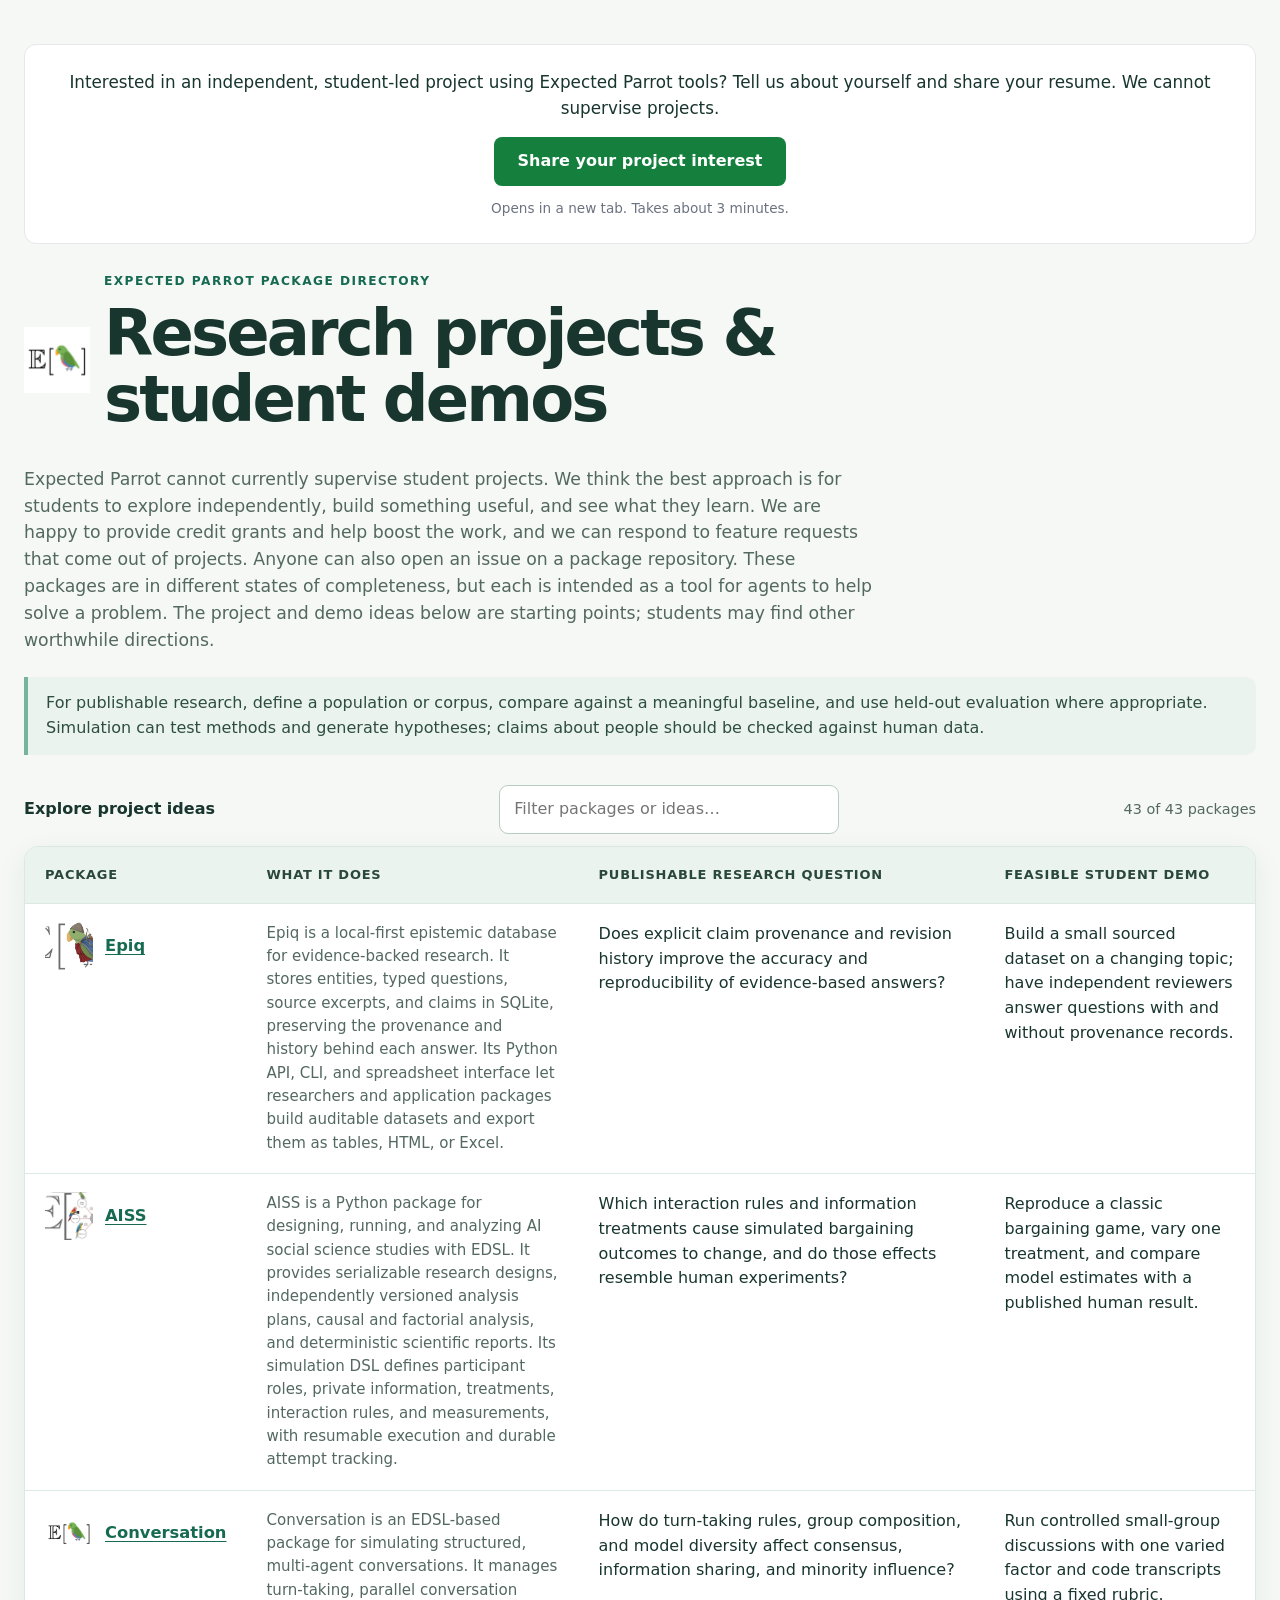
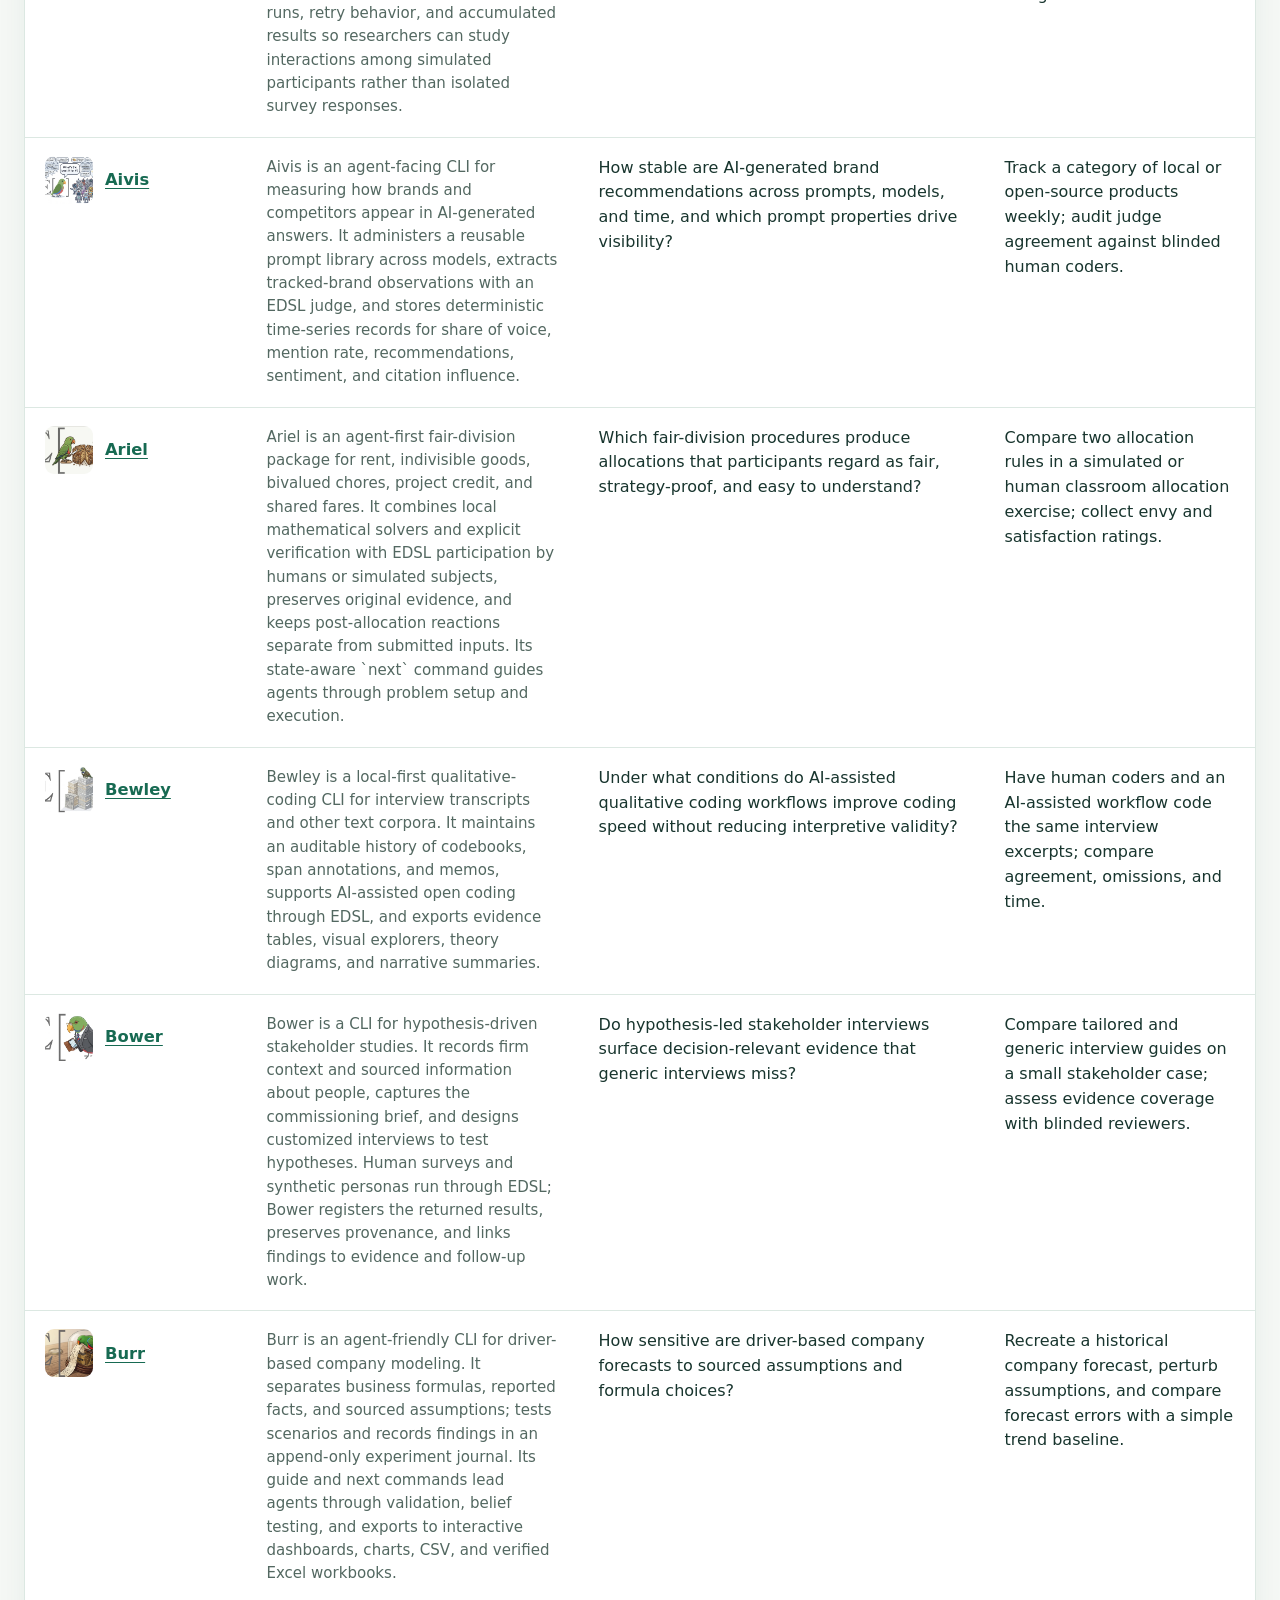
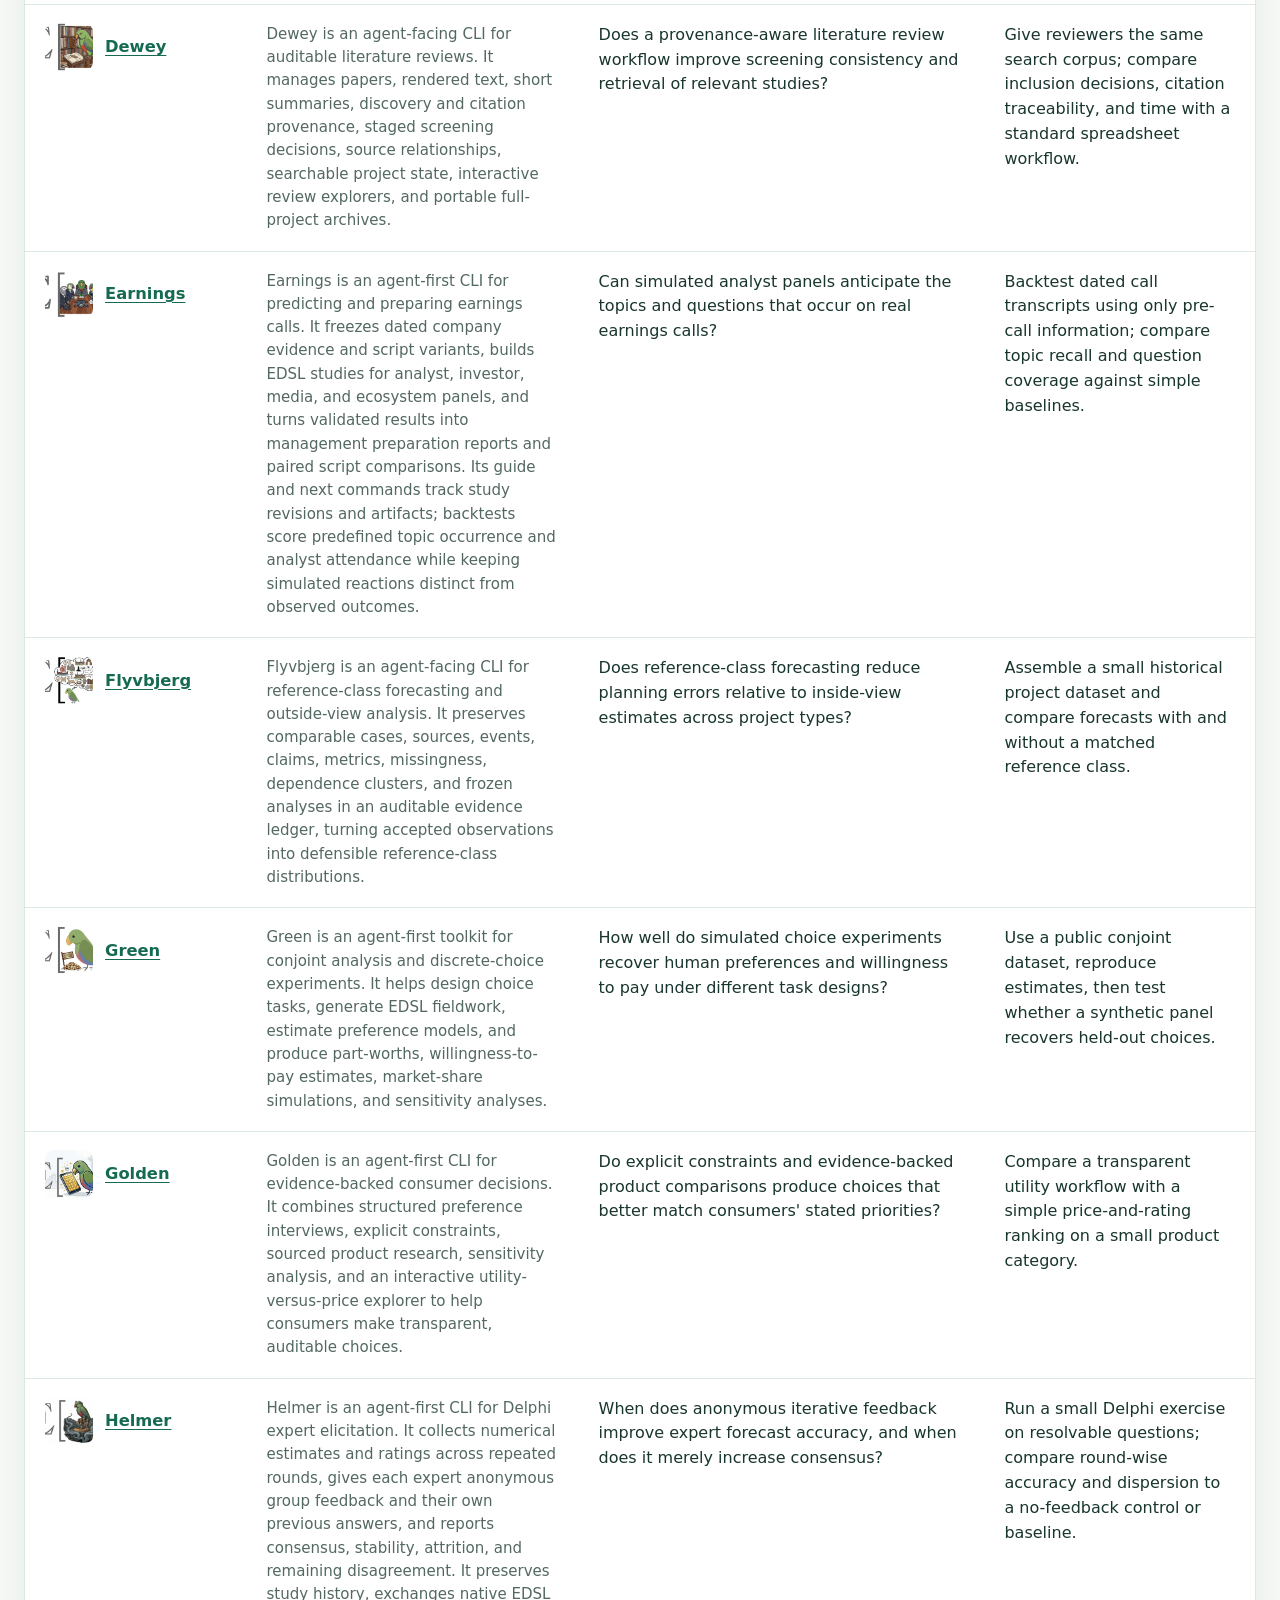
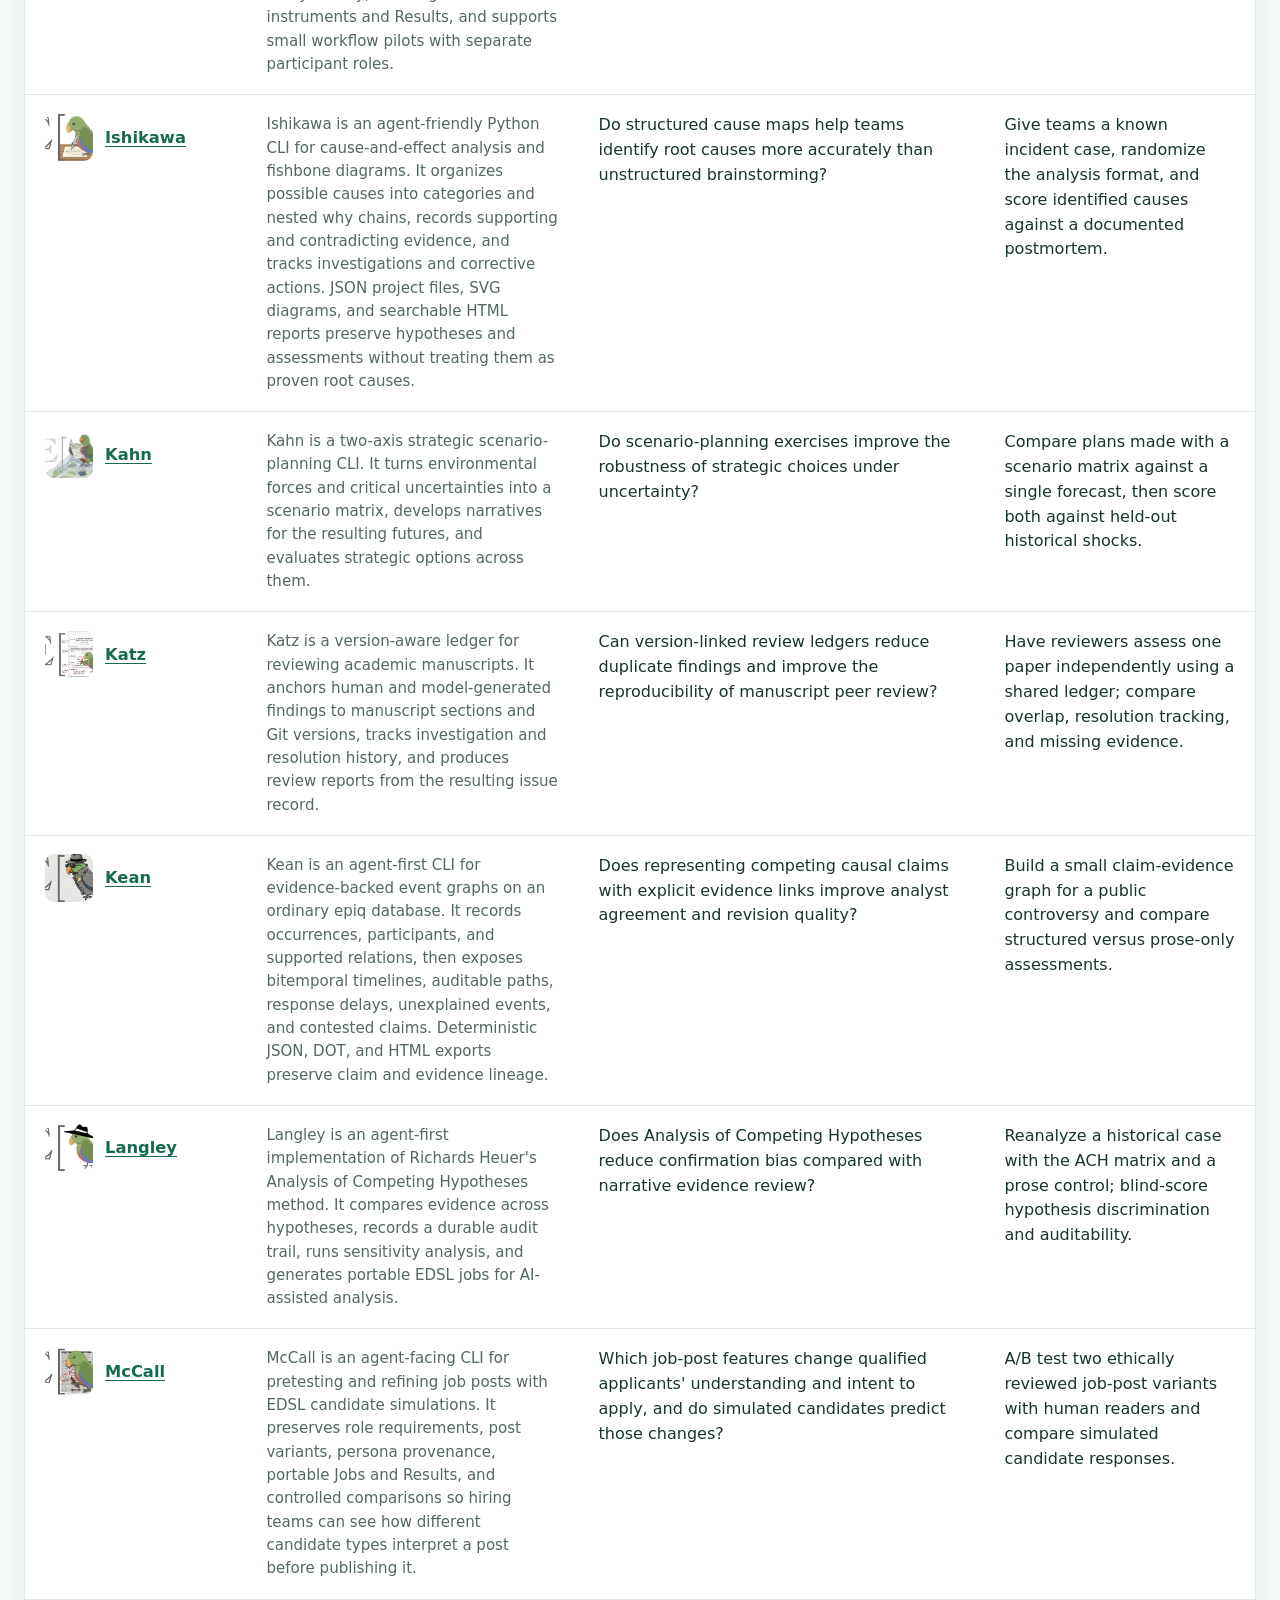
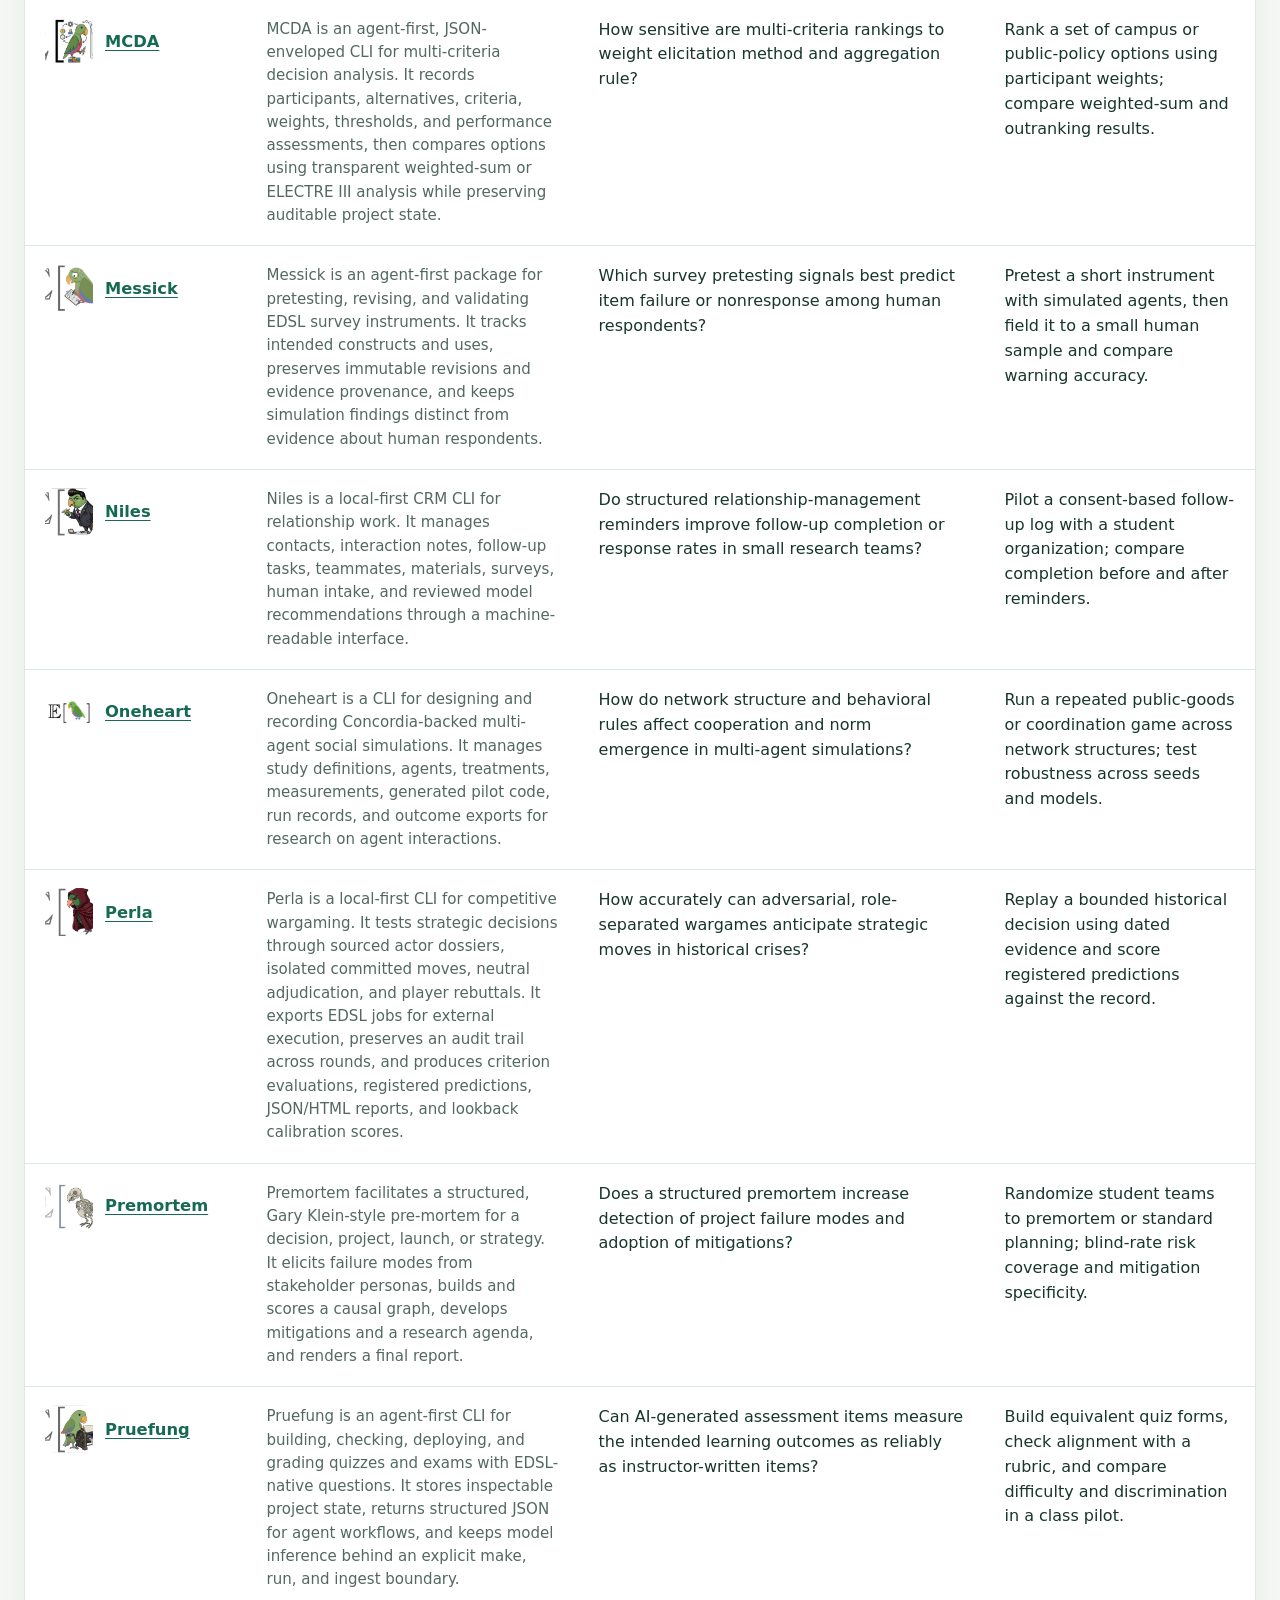
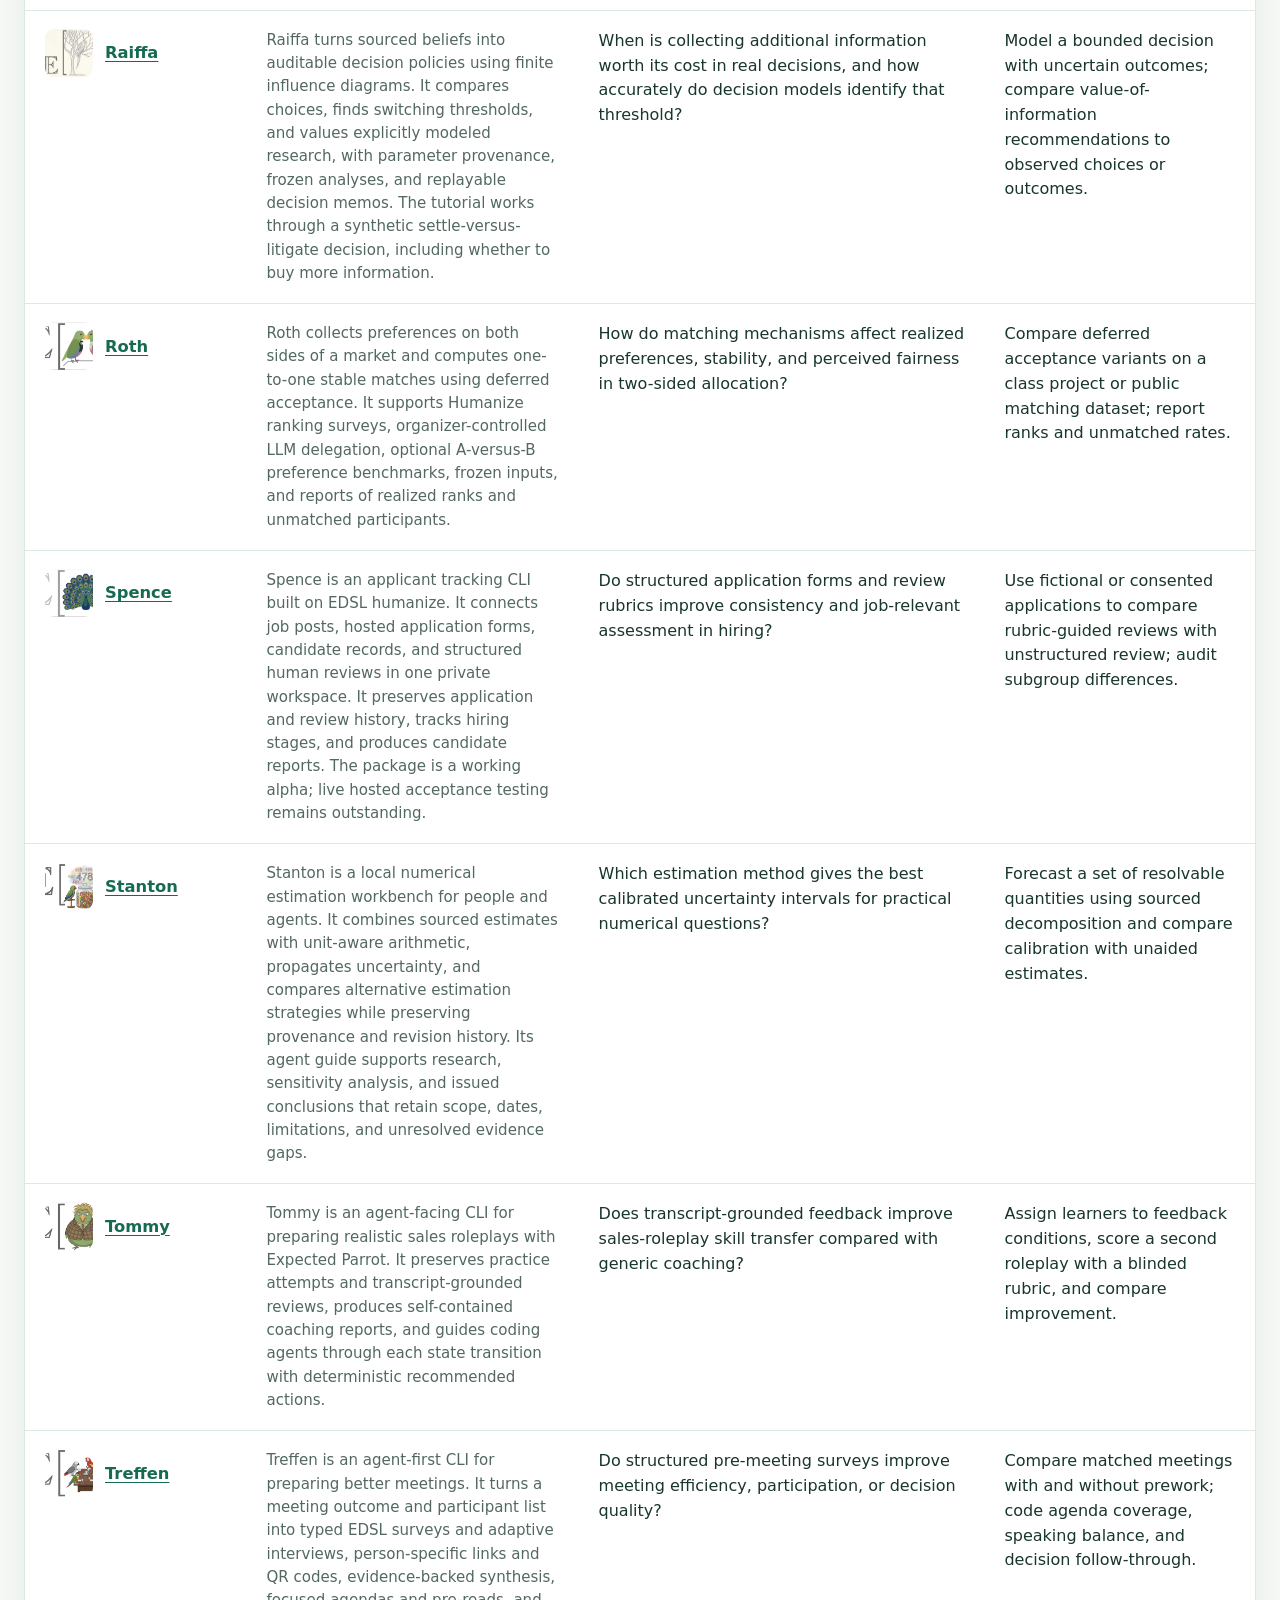
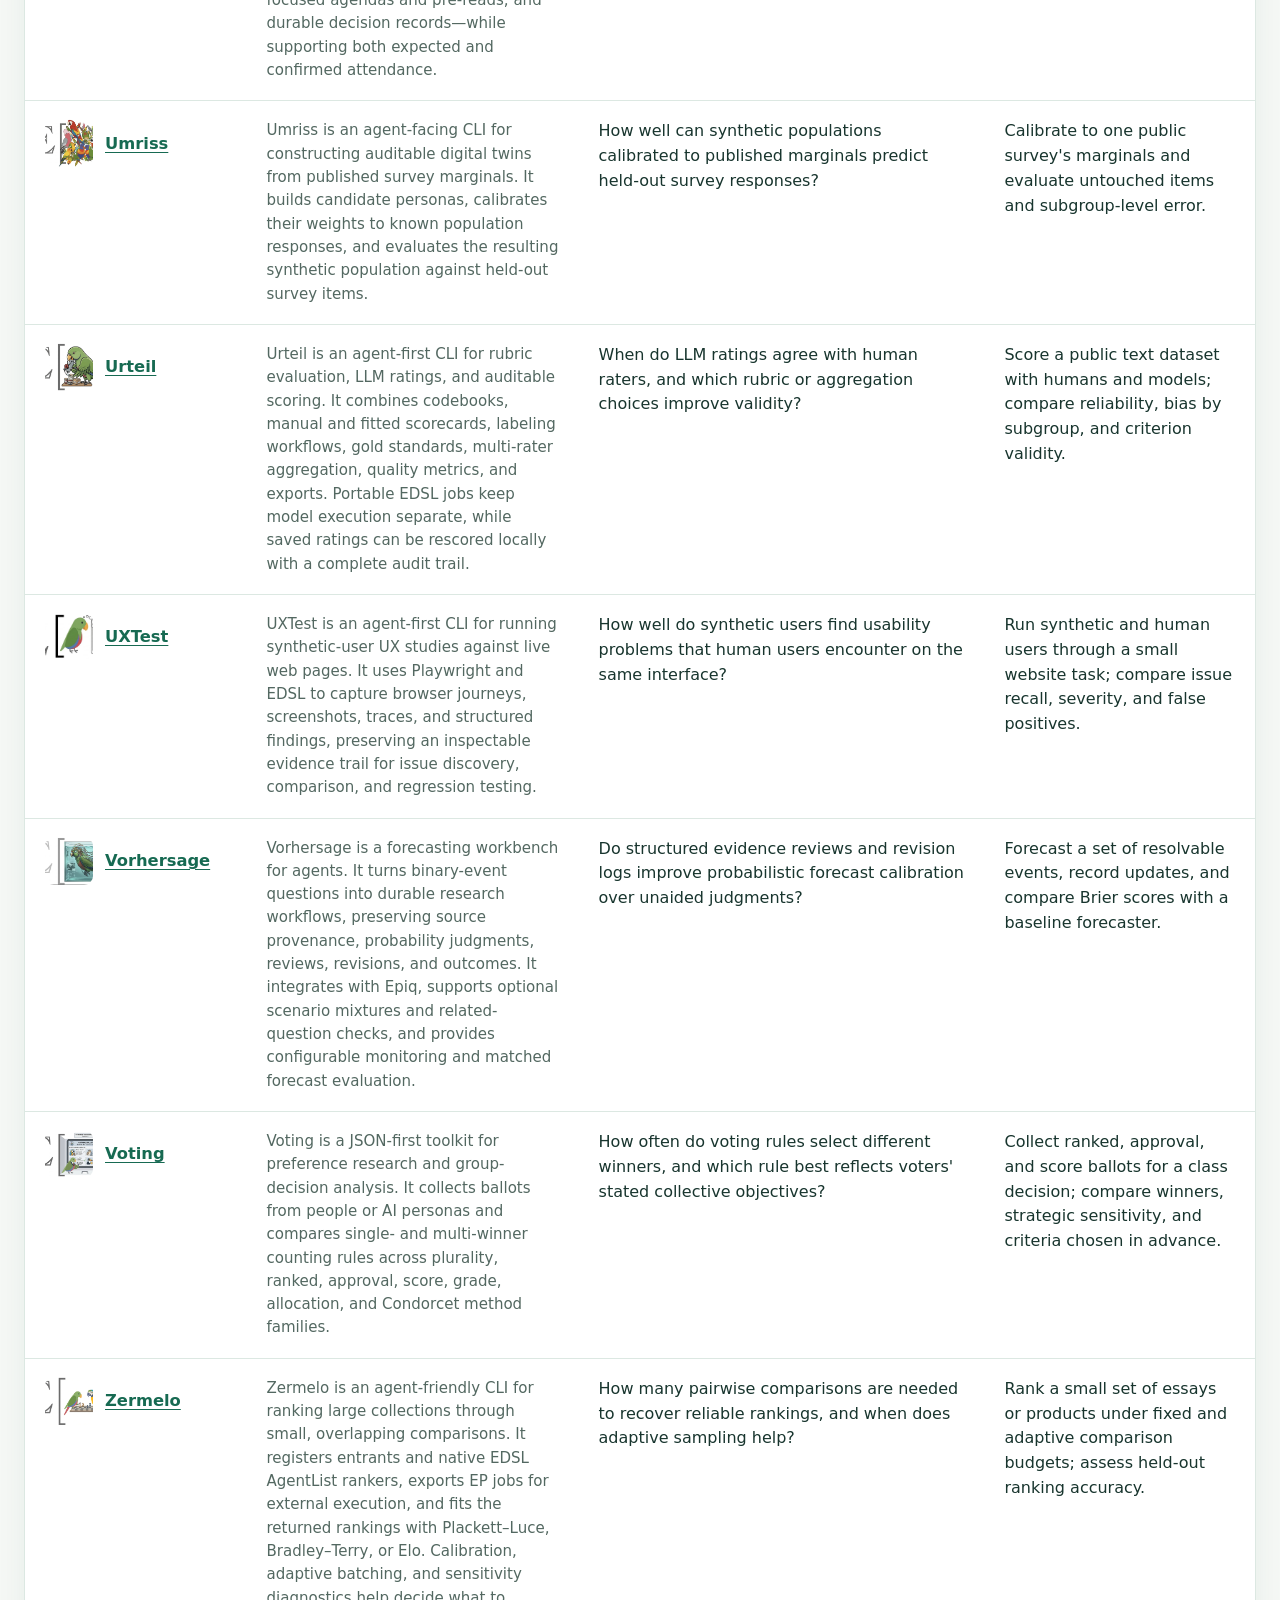
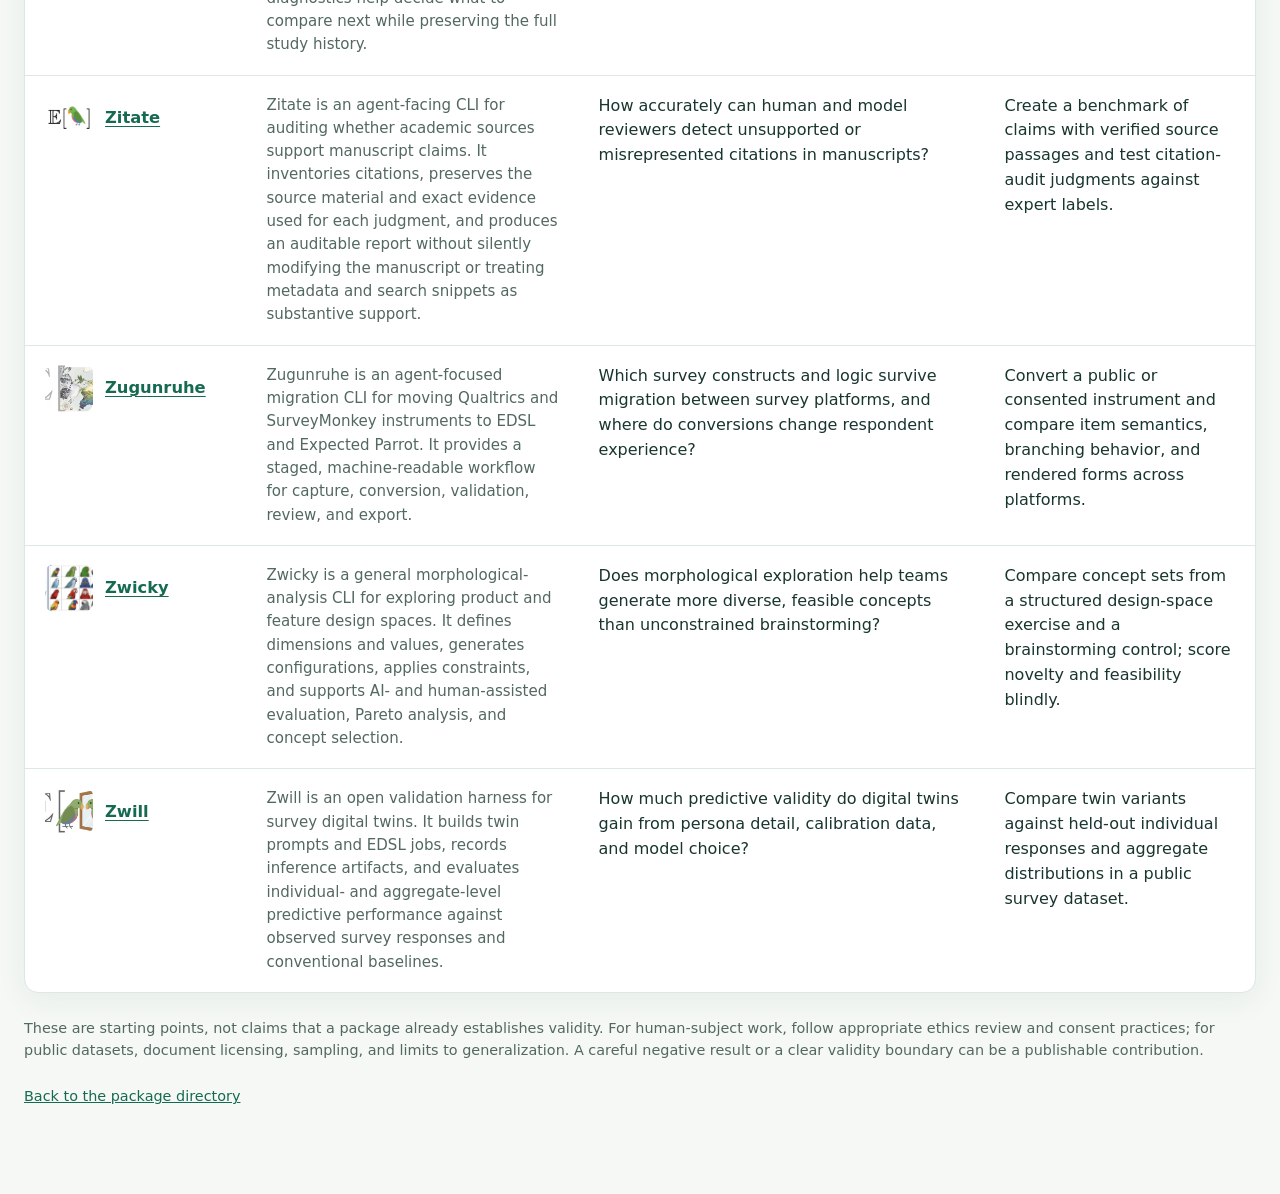
<file: docs/research-projects.html>
<!doctype html>
<html lang="en"><head><meta charset="utf-8"><meta name="viewport" content="width=device-width, initial-scale=1"><meta name="description" content="Research project and student demo ideas for Expected Parrot packages."><title>Research projects & student demos | Expected Parrot</title><style>
:root{color-scheme:light;--ink:#18352e;--muted:#536861;--green:#176a52;--line:#dce8e2;--paper:#f5f8f5;--card:#fff}*{box-sizing:border-box}body{margin:0;background:var(--paper);color:var(--ink);font:16px/1.55 system-ui,-apple-system,BlinkMacSystemFont,"Segoe UI",sans-serif}.wrap{max-width:1320px;margin:auto;padding:44px 24px 72px}.brand{display:flex;align-items:center;gap:14px;margin-bottom:12px}.brand-logo{width:66px;height:66px;object-fit:contain}.package-link{display:flex;align-items:center;gap:12px}.package-thumb{width:48px;height:48px;object-fit:cover;border-radius:9px;background:#eaf3ed;flex:none}.eyebrow{text-transform:uppercase;letter-spacing:.12em;font-size:.76rem;font-weight:750;color:var(--green)}h1{font-size:clamp(2.2rem,5vw,4rem);line-height:1.04;letter-spacing:-.045em;max-width:850px;margin:.55rem 0 1rem}.intro{max-width:850px;color:var(--muted);font-size:1.08rem}.note{border-left:4px solid #76b59b;background:#eaf3ed;padding:14px 18px;margin:24px 0 30px;border-radius:0 10px 10px 0;color:#2e4d42}.toolbar{display:flex;gap:14px;align-items:center;justify-content:space-between;margin:24px 0 12px}.count{font-size:.9rem;color:var(--muted)}input{font:inherit;padding:11px 14px;border:1px solid #b8cdc2;border-radius:9px;min-width:min(100%,340px);background:#fff;color:var(--ink)}input:focus{outline:3px solid #b6ddca;border-color:var(--green)}.tablebox{overflow:auto;background:var(--card);border:1px solid var(--line);border-radius:14px;box-shadow:0 8px 30px #214b3810}table{width:100%;border-collapse:collapse;min-width:1080px}th,td{text-align:left;vertical-align:top;padding:18px 20px;border-bottom:1px solid var(--line)}thead th{background:#eaf3ed;color:#29473c;font-size:.81rem;text-transform:uppercase;letter-spacing:.06em;position:sticky;top:0}tbody th{width:120px;color:var(--green);font-size:1.02rem;white-space:nowrap}tbody th a{color:var(--green);text-decoration-thickness:1px;text-underline-offset:3px}tbody th a:hover{text-decoration-thickness:2px}tbody td:nth-child(2){width:27%;color:var(--muted);font-size:.94rem}tbody td:nth-child(3){width:33%}tbody tr:last-child>*{border-bottom:0}tbody tr:hover{background:#f7fbf8}.footer{color:var(--muted);font-size:.9rem;margin-top:24px}a{color:var(--green)}@media(max-width:650px){.wrap{padding:30px 15px 50px}.toolbar{align-items:stretch;flex-direction:column}input{width:100%}}
</style></head><body><main class="wrap"><!-- ===== EXPECTED PARROT COLLABORATOR INTEREST - SNIPPET START ===== -->
<div class="ep-collab-cta" style="border: 1px solid #e5e7eb; border-radius: 12px; padding: 24px; text-align: center; margin-bottom: 28px; background: #fff;">
  <p style="margin: 0 0 16px; font-size: 1.05rem;">
    Interested in an independent, student-led project using Expected Parrot tools? Tell us about yourself and share your resume. We cannot supervise projects.
  </p>
  <a href="https://www.expectedparrot.com/respond/human-surveys/13fc5b80-85b6-4150-b321-a5d585d73847"
     target="_blank" rel="noopener noreferrer"
     style="display: inline-block; background: #15803d; color: #ffffff; text-decoration: none; font-weight: 600; padding: 12px 24px; border-radius: 8px;">
    Share your project interest
  </a>
  <p style="margin: 12px 0 0; font-size: 0.85rem; color: #6b7280;">Opens in a new tab. Takes about 3 minutes.</p>
</div>
<!-- ===== EXPECTED PARROT COLLABORATOR INTEREST - SNIPPET END ===== -->
<div class="brand"><img class="brand-logo" src="assets/expected-parrot-logo.webp" alt="Expected Parrot logo"><div><div class="eyebrow">Expected Parrot package directory</div><h1>Research projects & student demos</h1></div></div><p class="intro">Expected Parrot cannot currently supervise student projects. We think the best approach is for students to explore independently, build something useful, and see what they learn. We are happy to provide credit grants and help boost the work, and we can respond to feature requests that come out of projects. Anyone can also open an issue on a package repository. These packages are in different states of completeness, but each is intended as a tool for agents to help solve a problem. The project and demo ideas below are starting points; students may find other worthwhile directions.</p><div class="note">For publishable research, define a population or corpus, compare against a meaningful baseline, and use held-out evaluation where appropriate. Simulation can test methods and generate hypotheses; claims about people should be checked against human data.</div><div class="toolbar"><label for="search"><strong>Explore project ideas</strong></label><input id="search" type="search" placeholder="Filter packages or ideas…" aria-label="Filter packages or research ideas"><span class="count" id="count"></span></div><div class="tablebox"><table><thead><tr><th scope="col">Package</th><th scope="col">What it does</th><th scope="col">Publishable research question</th><th scope="col">Feasible student demo</th></tr></thead><tbody id="ideas"><tr><th scope="row"><a class="package-link" href="https://github.com/expectedparrot/epiq" target="_blank" rel="noopener"><img class="package-thumb" src="assets/epiq-artwork.webp" alt="Epiq package thumbnail" loading="lazy">Epiq</a></th><td>Epiq is a local-first epistemic database for evidence-backed research. It stores entities, typed questions, source excerpts, and claims in SQLite, preserving the provenance and history behind each answer. Its Python API, CLI, and spreadsheet interface let researchers and application packages build auditable datasets and export them as tables, HTML, or Excel.</td><td>Does explicit claim provenance and revision history improve the accuracy and reproducibility of evidence-based answers?</td><td>Build a small sourced dataset on a changing topic; have independent reviewers answer questions with and without provenance records.</td></tr>
<tr><th scope="row"><a class="package-link" href="https://github.com/expectedparrot/aiss" target="_blank" rel="noopener"><img class="package-thumb" src="assets/aiss-artwork.webp" alt="AISS package thumbnail" loading="lazy">AISS</a></th><td>AISS is a Python package for designing, running, and analyzing AI social science studies with EDSL. It provides serializable research designs, independently versioned analysis plans, causal and factorial analysis, and deterministic scientific reports. Its simulation DSL defines participant roles, private information, treatments, interaction rules, and measurements, with resumable execution and durable attempt tracking.</td><td>Which interaction rules and information treatments cause simulated bargaining outcomes to change, and do those effects resemble human experiments?</td><td>Reproduce a classic bargaining game, vary one treatment, and compare model estimates with a published human result.</td></tr>
<tr><th scope="row"><a class="package-link" href="https://github.com/expectedparrot/conversation" target="_blank" rel="noopener"><img class="package-thumb" src="assets/expected-parrot-logo.webp" alt="Conversation package thumbnail" loading="lazy">Conversation</a></th><td>Conversation is an EDSL-based package for simulating structured, multi-agent conversations. It manages turn-taking, parallel conversation runs, retry behavior, and accumulated results so researchers can study interactions among simulated participants rather than isolated survey responses.</td><td>How do turn-taking rules, group composition, and model diversity affect consensus, information sharing, and minority influence?</td><td>Run controlled small-group discussions with one varied factor and code transcripts using a fixed rubric.</td></tr>
<tr><th scope="row"><a class="package-link" href="https://github.com/expectedparrot/aivis" target="_blank" rel="noopener"><img class="package-thumb" src="assets/aivis-artwork.webp" alt="Aivis package thumbnail" loading="lazy">Aivis</a></th><td>Aivis is an agent-facing CLI for measuring how brands and competitors appear in AI-generated answers. It administers a reusable prompt library across models, extracts tracked-brand observations with an EDSL judge, and stores deterministic time-series records for share of voice, mention rate, recommendations, sentiment, and citation influence.</td><td>How stable are AI-generated brand recommendations across prompts, models, and time, and which prompt properties drive visibility?</td><td>Track a category of local or open-source products weekly; audit judge agreement against blinded human coders.</td></tr>
<tr><th scope="row"><a class="package-link" href="https://github.com/expectedparrot/ariel" target="_blank" rel="noopener"><img class="package-thumb" src="assets/ariel-artwork.webp" alt="Ariel package thumbnail" loading="lazy">Ariel</a></th><td>Ariel is an agent-first fair-division package for rent, indivisible goods, bivalued chores, project credit, and shared fares. It combines local mathematical solvers and explicit verification with EDSL participation by humans or simulated subjects, preserves original evidence, and keeps post-allocation reactions separate from submitted inputs. Its state-aware `next` command guides agents through problem setup and execution.</td><td>Which fair-division procedures produce allocations that participants regard as fair, strategy-proof, and easy to understand?</td><td>Compare two allocation rules in a simulated or human classroom allocation exercise; collect envy and satisfaction ratings.</td></tr>
<tr><th scope="row"><a class="package-link" href="https://github.com/expectedparrot/bewley" target="_blank" rel="noopener"><img class="package-thumb" src="assets/bewley-artwork.webp" alt="Bewley package thumbnail" loading="lazy">Bewley</a></th><td>Bewley is a local-first qualitative-coding CLI for interview transcripts and other text corpora. It maintains an auditable history of codebooks, span annotations, and memos, supports AI-assisted open coding through EDSL, and exports evidence tables, visual explorers, theory diagrams, and narrative summaries.</td><td>Under what conditions do AI-assisted qualitative coding workflows improve coding speed without reducing interpretive validity?</td><td>Have human coders and an AI-assisted workflow code the same interview excerpts; compare agreement, omissions, and time.</td></tr>
<tr><th scope="row"><a class="package-link" href="https://github.com/expectedparrot/bower" target="_blank" rel="noopener"><img class="package-thumb" src="assets/bower-artwork.webp" alt="Bower package thumbnail" loading="lazy">Bower</a></th><td>Bower is a CLI for hypothesis-driven stakeholder studies. It records firm context and sourced information about people, captures the commissioning brief, and designs customized interviews to test hypotheses. Human surveys and synthetic personas run through EDSL; Bower registers the returned results, preserves provenance, and links findings to evidence and follow-up work.</td><td>Do hypothesis-led stakeholder interviews surface decision-relevant evidence that generic interviews miss?</td><td>Compare tailored and generic interview guides on a small stakeholder case; assess evidence coverage with blinded reviewers.</td></tr>
<tr><th scope="row"><a class="package-link" href="https://github.com/expectedparrot/burr" target="_blank" rel="noopener"><img class="package-thumb" src="assets/burr-artwork.webp" alt="Burr package thumbnail" loading="lazy">Burr</a></th><td>Burr is an agent-friendly CLI for driver-based company modeling. It separates business formulas, reported facts, and sourced assumptions; tests scenarios and records findings in an append-only experiment journal. Its guide and next commands lead agents through validation, belief testing, and exports to interactive dashboards, charts, CSV, and verified Excel workbooks.</td><td>How sensitive are driver-based company forecasts to sourced assumptions and formula choices?</td><td>Recreate a historical company forecast, perturb assumptions, and compare forecast errors with a simple trend baseline.</td></tr>
<tr><th scope="row"><a class="package-link" href="https://github.com/expectedparrot/dewey" target="_blank" rel="noopener"><img class="package-thumb" src="assets/dewey-artwork.webp" alt="Dewey package thumbnail" loading="lazy">Dewey</a></th><td>Dewey is an agent-facing CLI for auditable literature reviews. It manages papers, rendered text, short summaries, discovery and citation provenance, staged screening decisions, source relationships, searchable project state, interactive review explorers, and portable full-project archives.</td><td>Does a provenance-aware literature review workflow improve screening consistency and retrieval of relevant studies?</td><td>Give reviewers the same search corpus; compare inclusion decisions, citation traceability, and time with a standard spreadsheet workflow.</td></tr>
<tr><th scope="row"><a class="package-link" href="https://github.com/expectedparrot/earnings" target="_blank" rel="noopener"><img class="package-thumb" src="assets/earnings-artwork.webp" alt="Earnings package thumbnail" loading="lazy">Earnings</a></th><td>Earnings is an agent-first CLI for predicting and preparing earnings calls. It freezes dated company evidence and script variants, builds EDSL studies for analyst, investor, media, and ecosystem panels, and turns validated results into management preparation reports and paired script comparisons. Its guide and next commands track study revisions and artifacts; backtests score predefined topic occurrence and analyst attendance while keeping simulated reactions distinct from observed outcomes.</td><td>Can simulated analyst panels anticipate the topics and questions that occur on real earnings calls?</td><td>Backtest dated call transcripts using only pre-call information; compare topic recall and question coverage against simple baselines.</td></tr>
<tr><th scope="row"><a class="package-link" href="https://github.com/expectedparrot/flyvbjerg" target="_blank" rel="noopener"><img class="package-thumb" src="assets/flyvbjerg-artwork.webp" alt="Flyvbjerg package thumbnail" loading="lazy">Flyvbjerg</a></th><td>Flyvbjerg is an agent-facing CLI for reference-class forecasting and outside-view analysis. It preserves comparable cases, sources, events, claims, metrics, missingness, dependence clusters, and frozen analyses in an auditable evidence ledger, turning accepted observations into defensible reference-class distributions.</td><td>Does reference-class forecasting reduce planning errors relative to inside-view estimates across project types?</td><td>Assemble a small historical project dataset and compare forecasts with and without a matched reference class.</td></tr>
<tr><th scope="row"><a class="package-link" href="https://github.com/expectedparrot/green" target="_blank" rel="noopener"><img class="package-thumb" src="assets/green-artwork.webp" alt="Green package thumbnail" loading="lazy">Green</a></th><td>Green is an agent-first toolkit for conjoint analysis and discrete-choice experiments. It helps design choice tasks, generate EDSL fieldwork, estimate preference models, and produce part-worths, willingness-to-pay estimates, market-share simulations, and sensitivity analyses.</td><td>How well do simulated choice experiments recover human preferences and willingness to pay under different task designs?</td><td>Use a public conjoint dataset, reproduce estimates, then test whether a synthetic panel recovers held-out choices.</td></tr>
<tr><th scope="row"><a class="package-link" href="https://github.com/expectedparrot/golden" target="_blank" rel="noopener"><img class="package-thumb" src="assets/golden-artwork.webp" alt="Golden package thumbnail" loading="lazy">Golden</a></th><td>Golden is an agent-first CLI for evidence-backed consumer decisions. It combines structured preference interviews, explicit constraints, sourced product research, sensitivity analysis, and an interactive utility-versus-price explorer to help consumers make transparent, auditable choices.</td><td>Do explicit constraints and evidence-backed product comparisons produce choices that better match consumers&#x27; stated priorities?</td><td>Compare a transparent utility workflow with a simple price-and-rating ranking on a small product category.</td></tr>
<tr><th scope="row"><a class="package-link" href="https://github.com/expectedparrot/helmer" target="_blank" rel="noopener"><img class="package-thumb" src="assets/helmer-artwork.webp" alt="Helmer package thumbnail" loading="lazy">Helmer</a></th><td>Helmer is an agent-first CLI for Delphi expert elicitation. It collects numerical estimates and ratings across repeated rounds, gives each expert anonymous group feedback and their own previous answers, and reports consensus, stability, attrition, and remaining disagreement. It preserves study history, exchanges native EDSL instruments and Results, and supports small workflow pilots with separate participant roles.</td><td>When does anonymous iterative feedback improve expert forecast accuracy, and when does it merely increase consensus?</td><td>Run a small Delphi exercise on resolvable questions; compare round-wise accuracy and dispersion to a no-feedback control or baseline.</td></tr>
<tr><th scope="row"><a class="package-link" href="https://github.com/expectedparrot/ishikawa" target="_blank" rel="noopener"><img class="package-thumb" src="assets/ishikawa-artwork.webp" alt="Ishikawa package thumbnail" loading="lazy">Ishikawa</a></th><td>Ishikawa is an agent-friendly Python CLI for cause-and-effect analysis and fishbone diagrams. It organizes possible causes into categories and nested why chains, records supporting and contradicting evidence, and tracks investigations and corrective actions. JSON project files, SVG diagrams, and searchable HTML reports preserve hypotheses and assessments without treating them as proven root causes.</td><td>Do structured cause maps help teams identify root causes more accurately than unstructured brainstorming?</td><td>Give teams a known incident case, randomize the analysis format, and score identified causes against a documented postmortem.</td></tr>
<tr><th scope="row"><a class="package-link" href="https://github.com/expectedparrot/kahn" target="_blank" rel="noopener"><img class="package-thumb" src="assets/kahn-artwork.webp" alt="Kahn package thumbnail" loading="lazy">Kahn</a></th><td>Kahn is a two-axis strategic scenario-planning CLI. It turns environmental forces and critical uncertainties into a scenario matrix, develops narratives for the resulting futures, and evaluates strategic options across them.</td><td>Do scenario-planning exercises improve the robustness of strategic choices under uncertainty?</td><td>Compare plans made with a scenario matrix against a single forecast, then score both against held-out historical shocks.</td></tr>
<tr><th scope="row"><a class="package-link" href="https://github.com/expectedparrot/katz" target="_blank" rel="noopener"><img class="package-thumb" src="assets/katz-artwork.webp" alt="Katz package thumbnail" loading="lazy">Katz</a></th><td>Katz is a version-aware ledger for reviewing academic manuscripts. It anchors human and model-generated findings to manuscript sections and Git versions, tracks investigation and resolution history, and produces review reports from the resulting issue record.</td><td>Can version-linked review ledgers reduce duplicate findings and improve the reproducibility of manuscript peer review?</td><td>Have reviewers assess one paper independently using a shared ledger; compare overlap, resolution tracking, and missing evidence.</td></tr>
<tr><th scope="row"><a class="package-link" href="https://github.com/expectedparrot/kean" target="_blank" rel="noopener"><img class="package-thumb" src="assets/kean-artwork.webp" alt="Kean package thumbnail" loading="lazy">Kean</a></th><td>Kean is an agent-first CLI for evidence-backed event graphs on an ordinary epiq database. It records occurrences, participants, and supported relations, then exposes bitemporal timelines, auditable paths, response delays, unexplained events, and contested claims. Deterministic JSON, DOT, and HTML exports preserve claim and evidence lineage.</td><td>Does representing competing causal claims with explicit evidence links improve analyst agreement and revision quality?</td><td>Build a small claim-evidence graph for a public controversy and compare structured versus prose-only assessments.</td></tr>
<tr><th scope="row"><a class="package-link" href="https://github.com/expectedparrot/langley" target="_blank" rel="noopener"><img class="package-thumb" src="assets/langley-artwork.webp" alt="Langley package thumbnail" loading="lazy">Langley</a></th><td>Langley is an agent-first implementation of Richards Heuer&#x27;s Analysis of Competing Hypotheses method. It compares evidence across hypotheses, records a durable audit trail, runs sensitivity analysis, and generates portable EDSL jobs for AI-assisted analysis.</td><td>Does Analysis of Competing Hypotheses reduce confirmation bias compared with narrative evidence review?</td><td>Reanalyze a historical case with the ACH matrix and a prose control; blind-score hypothesis discrimination and auditability.</td></tr>
<tr><th scope="row"><a class="package-link" href="https://github.com/expectedparrot/mccall" target="_blank" rel="noopener"><img class="package-thumb" src="assets/mccall-artwork.webp" alt="McCall package thumbnail" loading="lazy">McCall</a></th><td>McCall is an agent-facing CLI for pretesting and refining job posts with EDSL candidate simulations. It preserves role requirements, post variants, persona provenance, portable Jobs and Results, and controlled comparisons so hiring teams can see how different candidate types interpret a post before publishing it.</td><td>Which job-post features change qualified applicants&#x27; understanding and intent to apply, and do simulated candidates predict those changes?</td><td>A/B test two ethically reviewed job-post variants with human readers and compare simulated candidate responses.</td></tr>
<tr><th scope="row"><a class="package-link" href="https://github.com/expectedparrot/mcda" target="_blank" rel="noopener"><img class="package-thumb" src="assets/mcda-artwork.webp" alt="MCDA package thumbnail" loading="lazy">MCDA</a></th><td>MCDA is an agent-first, JSON-enveloped CLI for multi-criteria decision analysis. It records participants, alternatives, criteria, weights, thresholds, and performance assessments, then compares options using transparent weighted-sum or ELECTRE III analysis while preserving auditable project state.</td><td>How sensitive are multi-criteria rankings to weight elicitation method and aggregation rule?</td><td>Rank a set of campus or public-policy options using participant weights; compare weighted-sum and outranking results.</td></tr>
<tr><th scope="row"><a class="package-link" href="https://github.com/expectedparrot/messick" target="_blank" rel="noopener"><img class="package-thumb" src="assets/messick-artwork.webp" alt="Messick package thumbnail" loading="lazy">Messick</a></th><td>Messick is an agent-first package for pretesting, revising, and validating EDSL survey instruments. It tracks intended constructs and uses, preserves immutable revisions and evidence provenance, and keeps simulation findings distinct from evidence about human respondents.</td><td>Which survey pretesting signals best predict item failure or nonresponse among human respondents?</td><td>Pretest a short instrument with simulated agents, then field it to a small human sample and compare warning accuracy.</td></tr>
<tr><th scope="row"><a class="package-link" href="https://github.com/expectedparrot/niles" target="_blank" rel="noopener"><img class="package-thumb" src="assets/niles-artwork.webp" alt="Niles package thumbnail" loading="lazy">Niles</a></th><td>Niles is a local-first CRM CLI for relationship work. It manages contacts, interaction notes, follow-up tasks, teammates, materials, surveys, human intake, and reviewed model recommendations through a machine-readable interface.</td><td>Do structured relationship-management reminders improve follow-up completion or response rates in small research teams?</td><td>Pilot a consent-based follow-up log with a student organization; compare completion before and after reminders.</td></tr>
<tr><th scope="row"><a class="package-link" href="https://github.com/expectedparrot/oneheart" target="_blank" rel="noopener"><img class="package-thumb" src="assets/expected-parrot-logo.webp" alt="Oneheart package thumbnail" loading="lazy">Oneheart</a></th><td>Oneheart is a CLI for designing and recording Concordia-backed multi-agent social simulations. It manages study definitions, agents, treatments, measurements, generated pilot code, run records, and outcome exports for research on agent interactions.</td><td>How do network structure and behavioral rules affect cooperation and norm emergence in multi-agent simulations?</td><td>Run a repeated public-goods or coordination game across network structures; test robustness across seeds and models.</td></tr>
<tr><th scope="row"><a class="package-link" href="https://github.com/expectedparrot/perla" target="_blank" rel="noopener"><img class="package-thumb" src="assets/perla-artwork.webp" alt="Perla package thumbnail" loading="lazy">Perla</a></th><td>Perla is a local-first CLI for competitive wargaming. It tests strategic decisions through sourced actor dossiers, isolated committed moves, neutral adjudication, and player rebuttals. It exports EDSL jobs for external execution, preserves an audit trail across rounds, and produces criterion evaluations, registered predictions, JSON/HTML reports, and lookback calibration scores.</td><td>How accurately can adversarial, role-separated wargames anticipate strategic moves in historical crises?</td><td>Replay a bounded historical decision using dated evidence and score registered predictions against the record.</td></tr>
<tr><th scope="row"><a class="package-link" href="https://github.com/expectedparrot/premortem" target="_blank" rel="noopener"><img class="package-thumb" src="assets/premortem-artwork.webp" alt="Premortem package thumbnail" loading="lazy">Premortem</a></th><td>Premortem facilitates a structured, Gary Klein-style pre-mortem for a decision, project, launch, or strategy. It elicits failure modes from stakeholder personas, builds and scores a causal graph, develops mitigations and a research agenda, and renders a final report.</td><td>Does a structured premortem increase detection of project failure modes and adoption of mitigations?</td><td>Randomize student teams to premortem or standard planning; blind-rate risk coverage and mitigation specificity.</td></tr>
<tr><th scope="row"><a class="package-link" href="https://github.com/expectedparrot/pruefung" target="_blank" rel="noopener"><img class="package-thumb" src="assets/pruefung-artwork.webp" alt="Pruefung package thumbnail" loading="lazy">Pruefung</a></th><td>Pruefung is an agent-first CLI for building, checking, deploying, and grading quizzes and exams with EDSL-native questions. It stores inspectable project state, returns structured JSON for agent workflows, and keeps model inference behind an explicit make, run, and ingest boundary.</td><td>Can AI-generated assessment items measure the intended learning outcomes as reliably as instructor-written items?</td><td>Build equivalent quiz forms, check alignment with a rubric, and compare difficulty and discrimination in a class pilot.</td></tr>
<tr><th scope="row"><a class="package-link" href="https://github.com/expectedparrot/raiffa" target="_blank" rel="noopener"><img class="package-thumb" src="assets/raiffa-artwork.webp" alt="Raiffa package thumbnail" loading="lazy">Raiffa</a></th><td>Raiffa turns sourced beliefs into auditable decision policies using finite influence diagrams. It compares choices, finds switching thresholds, and values explicitly modeled research, with parameter provenance, frozen analyses, and replayable decision memos. The tutorial works through a synthetic settle-versus-litigate decision, including whether to buy more information.</td><td>When is collecting additional information worth its cost in real decisions, and how accurately do decision models identify that threshold?</td><td>Model a bounded decision with uncertain outcomes; compare value-of-information recommendations to observed choices or outcomes.</td></tr>
<tr><th scope="row"><a class="package-link" href="https://github.com/expectedparrot/roth" target="_blank" rel="noopener"><img class="package-thumb" src="assets/roth-artwork.webp" alt="Roth package thumbnail" loading="lazy">Roth</a></th><td>Roth collects preferences on both sides of a market and computes one-to-one stable matches using deferred acceptance. It supports Humanize ranking surveys, organizer-controlled LLM delegation, optional A-versus-B preference benchmarks, frozen inputs, and reports of realized ranks and unmatched participants.</td><td>How do matching mechanisms affect realized preferences, stability, and perceived fairness in two-sided allocation?</td><td>Compare deferred acceptance variants on a class project or public matching dataset; report ranks and unmatched rates.</td></tr>
<tr><th scope="row"><a class="package-link" href="https://github.com/expectedparrot/spence" target="_blank" rel="noopener"><img class="package-thumb" src="assets/spence-artwork.webp" alt="Spence package thumbnail" loading="lazy">Spence</a></th><td>Spence is an applicant tracking CLI built on EDSL humanize. It connects job posts, hosted application forms, candidate records, and structured human reviews in one private workspace. It preserves application and review history, tracks hiring stages, and produces candidate reports. The package is a working alpha; live hosted acceptance testing remains outstanding.</td><td>Do structured application forms and review rubrics improve consistency and job-relevant assessment in hiring?</td><td>Use fictional or consented applications to compare rubric-guided reviews with unstructured review; audit subgroup differences.</td></tr>
<tr><th scope="row"><a class="package-link" href="https://github.com/expectedparrot/stanton" target="_blank" rel="noopener"><img class="package-thumb" src="assets/stanton-artwork.webp" alt="Stanton package thumbnail" loading="lazy">Stanton</a></th><td>Stanton is a local numerical estimation workbench for people and agents. It combines sourced estimates with unit-aware arithmetic, propagates uncertainty, and compares alternative estimation strategies while preserving provenance and revision history. Its agent guide supports research, sensitivity analysis, and issued conclusions that retain scope, dates, limitations, and unresolved evidence gaps.</td><td>Which estimation method gives the best calibrated uncertainty intervals for practical numerical questions?</td><td>Forecast a set of resolvable quantities using sourced decomposition and compare calibration with unaided estimates.</td></tr>
<tr><th scope="row"><a class="package-link" href="https://github.com/expectedparrot/tommy" target="_blank" rel="noopener"><img class="package-thumb" src="assets/tommy-artwork.webp" alt="Tommy package thumbnail" loading="lazy">Tommy</a></th><td>Tommy is an agent-facing CLI for preparing realistic sales roleplays with Expected Parrot. It preserves practice attempts and transcript-grounded reviews, produces self-contained coaching reports, and guides coding agents through each state transition with deterministic recommended actions.</td><td>Does transcript-grounded feedback improve sales-roleplay skill transfer compared with generic coaching?</td><td>Assign learners to feedback conditions, score a second roleplay with a blinded rubric, and compare improvement.</td></tr>
<tr><th scope="row"><a class="package-link" href="https://github.com/expectedparrot/treffen" target="_blank" rel="noopener"><img class="package-thumb" src="assets/treffen-artwork.webp" alt="Treffen package thumbnail" loading="lazy">Treffen</a></th><td>Treffen is an agent-first CLI for preparing better meetings. It turns a meeting outcome and participant list into typed EDSL surveys and adaptive interviews, person-specific links and QR codes, evidence-backed synthesis, focused agendas and pre-reads, and durable decision records—while supporting both expected and confirmed attendance.</td><td>Do structured pre-meeting surveys improve meeting efficiency, participation, or decision quality?</td><td>Compare matched meetings with and without prework; code agenda coverage, speaking balance, and decision follow-through.</td></tr>
<tr><th scope="row"><a class="package-link" href="https://github.com/expectedparrot/umriss" target="_blank" rel="noopener"><img class="package-thumb" src="assets/umriss-artwork.webp" alt="Umriss package thumbnail" loading="lazy">Umriss</a></th><td>Umriss is an agent-facing CLI for constructing auditable digital twins from published survey marginals. It builds candidate personas, calibrates their weights to known population responses, and evaluates the resulting synthetic population against held-out survey items.</td><td>How well can synthetic populations calibrated to published marginals predict held-out survey responses?</td><td>Calibrate to one public survey&#x27;s marginals and evaluate untouched items and subgroup-level error.</td></tr>
<tr><th scope="row"><a class="package-link" href="https://github.com/expectedparrot/urteil" target="_blank" rel="noopener"><img class="package-thumb" src="assets/labeling-artwork.webp" alt="Urteil package thumbnail" loading="lazy">Urteil</a></th><td>Urteil is an agent-first CLI for rubric evaluation, LLM ratings, and auditable scoring. It combines codebooks, manual and fitted scorecards, labeling workflows, gold standards, multi-rater aggregation, quality metrics, and exports. Portable EDSL jobs keep model execution separate, while saved ratings can be rescored locally with a complete audit trail.</td><td>When do LLM ratings agree with human raters, and which rubric or aggregation choices improve validity?</td><td>Score a public text dataset with humans and models; compare reliability, bias by subgroup, and criterion validity.</td></tr>
<tr><th scope="row"><a class="package-link" href="https://github.com/expectedparrot/uxtest" target="_blank" rel="noopener"><img class="package-thumb" src="assets/uxtest-artwork.webp" alt="UXTest package thumbnail" loading="lazy">UXTest</a></th><td>UXTest is an agent-first CLI for running synthetic-user UX studies against live web pages. It uses Playwright and EDSL to capture browser journeys, screenshots, traces, and structured findings, preserving an inspectable evidence trail for issue discovery, comparison, and regression testing.</td><td>How well do synthetic users find usability problems that human users encounter on the same interface?</td><td>Run synthetic and human users through a small website task; compare issue recall, severity, and false positives.</td></tr>
<tr><th scope="row"><a class="package-link" href="https://github.com/expectedparrot/vorhersage" target="_blank" rel="noopener"><img class="package-thumb" src="assets/vorhersage-artwork.webp" alt="Vorhersage package thumbnail" loading="lazy">Vorhersage</a></th><td>Vorhersage is a forecasting workbench for agents. It turns binary-event questions into durable research workflows, preserving source provenance, probability judgments, reviews, revisions, and outcomes. It integrates with Epiq, supports optional scenario mixtures and related-question checks, and provides configurable monitoring and matched forecast evaluation.</td><td>Do structured evidence reviews and revision logs improve probabilistic forecast calibration over unaided judgments?</td><td>Forecast a set of resolvable events, record updates, and compare Brier scores with a baseline forecaster.</td></tr>
<tr><th scope="row"><a class="package-link" href="https://github.com/expectedparrot/voting" target="_blank" rel="noopener"><img class="package-thumb" src="assets/voting-artwork.webp" alt="Voting package thumbnail" loading="lazy">Voting</a></th><td>Voting is a JSON-first toolkit for preference research and group-decision analysis. It collects ballots from people or AI personas and compares single- and multi-winner counting rules across plurality, ranked, approval, score, grade, allocation, and Condorcet method families.</td><td>How often do voting rules select different winners, and which rule best reflects voters&#x27; stated collective objectives?</td><td>Collect ranked, approval, and score ballots for a class decision; compare winners, strategic sensitivity, and criteria chosen in advance.</td></tr>
<tr><th scope="row"><a class="package-link" href="https://github.com/expectedparrot/zermelo" target="_blank" rel="noopener"><img class="package-thumb" src="assets/zermelo-artwork.webp" alt="Zermelo package thumbnail" loading="lazy">Zermelo</a></th><td>Zermelo is an agent-friendly CLI for ranking large collections through small, overlapping comparisons. It registers entrants and native EDSL AgentList rankers, exports EP jobs for external execution, and fits the returned rankings with Plackett–Luce, Bradley–Terry, or Elo. Calibration, adaptive batching, and sensitivity diagnostics help decide what to compare next while preserving the full study history.</td><td>How many pairwise comparisons are needed to recover reliable rankings, and when does adaptive sampling help?</td><td>Rank a small set of essays or products under fixed and adaptive comparison budgets; assess held-out ranking accuracy.</td></tr>
<tr><th scope="row"><a class="package-link" href="https://github.com/expectedparrot/zitate" target="_blank" rel="noopener"><img class="package-thumb" src="assets/expected-parrot-logo.webp" alt="Zitate package thumbnail" loading="lazy">Zitate</a></th><td>Zitate is an agent-facing CLI for auditing whether academic sources support manuscript claims. It inventories citations, preserves the source material and exact evidence used for each judgment, and produces an auditable report without silently modifying the manuscript or treating metadata and search snippets as substantive support.</td><td>How accurately can human and model reviewers detect unsupported or misrepresented citations in manuscripts?</td><td>Create a benchmark of claims with verified source passages and test citation-audit judgments against expert labels.</td></tr>
<tr><th scope="row"><a class="package-link" href="https://github.com/expectedparrot/zugunruhe" target="_blank" rel="noopener"><img class="package-thumb" src="assets/zugunruhe-artwork.webp" alt="Zugunruhe package thumbnail" loading="lazy">Zugunruhe</a></th><td>Zugunruhe is an agent-focused migration CLI for moving Qualtrics and SurveyMonkey instruments to EDSL and Expected Parrot. It provides a staged, machine-readable workflow for capture, conversion, validation, review, and export.</td><td>Which survey constructs and logic survive migration between survey platforms, and where do conversions change respondent experience?</td><td>Convert a public or consented instrument and compare item semantics, branching behavior, and rendered forms across platforms.</td></tr>
<tr><th scope="row"><a class="package-link" href="https://github.com/expectedparrot/zwicky" target="_blank" rel="noopener"><img class="package-thumb" src="assets/zwicky-artwork.webp" alt="Zwicky package thumbnail" loading="lazy">Zwicky</a></th><td>Zwicky is a general morphological-analysis CLI for exploring product and feature design spaces. It defines dimensions and values, generates configurations, applies constraints, and supports AI- and human-assisted evaluation, Pareto analysis, and concept selection.</td><td>Does morphological exploration help teams generate more diverse, feasible concepts than unconstrained brainstorming?</td><td>Compare concept sets from a structured design-space exercise and a brainstorming control; score novelty and feasibility blindly.</td></tr>
<tr><th scope="row"><a class="package-link" href="https://github.com/expectedparrot/zwill" target="_blank" rel="noopener"><img class="package-thumb" src="assets/zwill-artwork.webp" alt="Zwill package thumbnail" loading="lazy">Zwill</a></th><td>Zwill is an open validation harness for survey digital twins. It builds twin prompts and EDSL jobs, records inference artifacts, and evaluates individual- and aggregate-level predictive performance against observed survey responses and conventional baselines.</td><td>How much predictive validity do digital twins gain from persona detail, calibration data, and model choice?</td><td>Compare twin variants against held-out individual responses and aggregate distributions in a public survey dataset.</td></tr></tbody></table></div><p class="footer">These are starting points, not claims that a package already establishes validity. For human-subject work, follow appropriate ethics review and consent practices; for public datasets, document licensing, sampling, and limits to generalization. A careful negative result or a clear validity boundary can be a publishable contribution.</p><p class="footer"><a href="index.html">Back to the package directory</a></p></main><script>const rows=[...document.querySelectorAll("#ideas tr")],search=document.querySelector("#search"),count=document.querySelector("#count");function filter(){const q=search.value.toLowerCase();let n=0;for(const row of rows){const show=row.textContent.toLowerCase().includes(q);row.hidden=!show;if(show)n++}count.textContent=n+" of "+rows.length+" packages"}search.addEventListener("input",filter);filter();</script></body></html>
</file>
<file: docs/catalog.css>
:root {
  color-scheme: light;
  --ink: #17342c;
  --muted: #5d716b;
  --paper: #fffdf7;
  --panel: #ffffff;
  --green: #087f5b;
  --green-dark: #056548;
  --line: #dbe8e2;
  --wash: #edf7f2;
}

* { box-sizing: border-box; }

html { scroll-behavior: smooth; }

body {
  max-width: 1120px;
  margin: 0 auto;
  padding: 72px 28px 100px;
  color: var(--ink);
  background:
    radial-gradient(circle at 8% 0%, #dff4e9 0, transparent 28rem),
    linear-gradient(180deg, #f9fcfa 0, var(--paper) 28rem);
  font: 17px/1.7 Inter, ui-sans-serif, system-ui, -apple-system, BlinkMacSystemFont, "Segoe UI", sans-serif;
}

section.level1 > h1,
section.level1 > p:first-of-type {
  max-width: 780px;
  grid-column: 1 / -1;
  margin-right: auto;
  margin-left: auto;
  text-align: center;
}

h1 {
  margin: 0;
  color: #0b4d3a;
  font-family: Georgia, "Times New Roman", serif;
  font-size: clamp(2.8rem, 7vw, 5.4rem);
  font-weight: 600;
  letter-spacing: -0.045em;
  line-height: 0.98;
}

section.level1 > p:first-of-type {
  max-width: 680px;
  margin-top: -30px;
  margin-bottom: 30px;
  color: var(--muted);
  font-size: 1.08rem;
}

section.level1 {
  display: grid;
  grid-template-columns: repeat(2, minmax(0, 1fr));
  gap: 26px;
}

.package-card {
  display: flex;
  min-width: 0;
  flex-direction: column;
  overflow: hidden;
  border: 1px solid var(--line);
  border-radius: 22px;
  background: color-mix(in srgb, var(--panel) 96%, transparent);
  box-shadow: 0 18px 50px rgba(28, 71, 57, 0.08);
}

.package-card h3 {
  order: 2;
  margin: 28px 30px 8px;
  color: var(--ink);
  font-family: Georgia, "Times New Roman", serif;
  font-size: 2rem;
  font-weight: 600;
  letter-spacing: -0.025em;
  line-height: 1.1;
}

.package-card p { order: 3; margin: 0 30px 22px; }

.package-card p:first-of-type {
  order: 1;
  height: 285px;
  margin: 0;
  padding: 22px;
  display: grid;
  place-items: center;
  background: var(--wash);
  border-bottom: 1px solid var(--line);
}

.package-card p:first-of-type a {
  display: contents;
}

.package-card img {
  width: 100%;
  height: 100%;
  max-width: 100%;
  object-fit: contain;
  transition: transform 180ms ease;
}

.package-card:hover img { transform: scale(1.018); }

.package-card p:last-child {
  margin-top: auto;
  padding-top: 2px;
  font-size: 0.94rem;
  font-weight: 700;
}

a { color: var(--green); text-decoration-thickness: 1.5px; text-underline-offset: 3px; }
a:hover { color: var(--green-dark); }

.package-card p:last-child a {
  display: inline-block;
  padding: 7px 13px;
  border: 1px solid #acd1c2;
  border-radius: 999px;
  text-decoration: none;
}

@media (max-width: 760px) {
  body { padding: 46px 18px 70px; }
  section.level1 { grid-template-columns: 1fr; }
  .package-card p:first-of-type { height: 240px; }
}

@media (prefers-reduced-motion: reduce) {
  html { scroll-behavior: auto; }
  .package-card img { transition: none; }
}

/* Separate shared foundations from applications while keeping the card layout. */
section.level1 > p,
.package-group {
  grid-column: 1 / -1;
}

.package-group {
  display: grid;
  grid-template-columns: inherit;
  gap: 26px;
  min-width: 0;
}

.package-group > h2,
.package-group > p {
  grid-column: 1 / -1;
  margin: 0;
}

.package-group > h2 {
  margin-top: 24px;
  padding-top: 26px;
  border-top: 1px solid var(--line);
  color: var(--green-dark);
  font-family: Georgia, "Times New Roman", serif;
  font-size: 2rem;
  line-height: 1.2;
}

.package-group > p { color: var(--muted); }

.foundation-card { border-color: #acd1c2; }

.foundation-card p:first-of-type:not([align="center"]) {
  order: 3;
  display: block;
  height: auto;
  margin: 0 30px 22px;
  padding: 0;
  background: none;
  border: 0;
}
</file>
